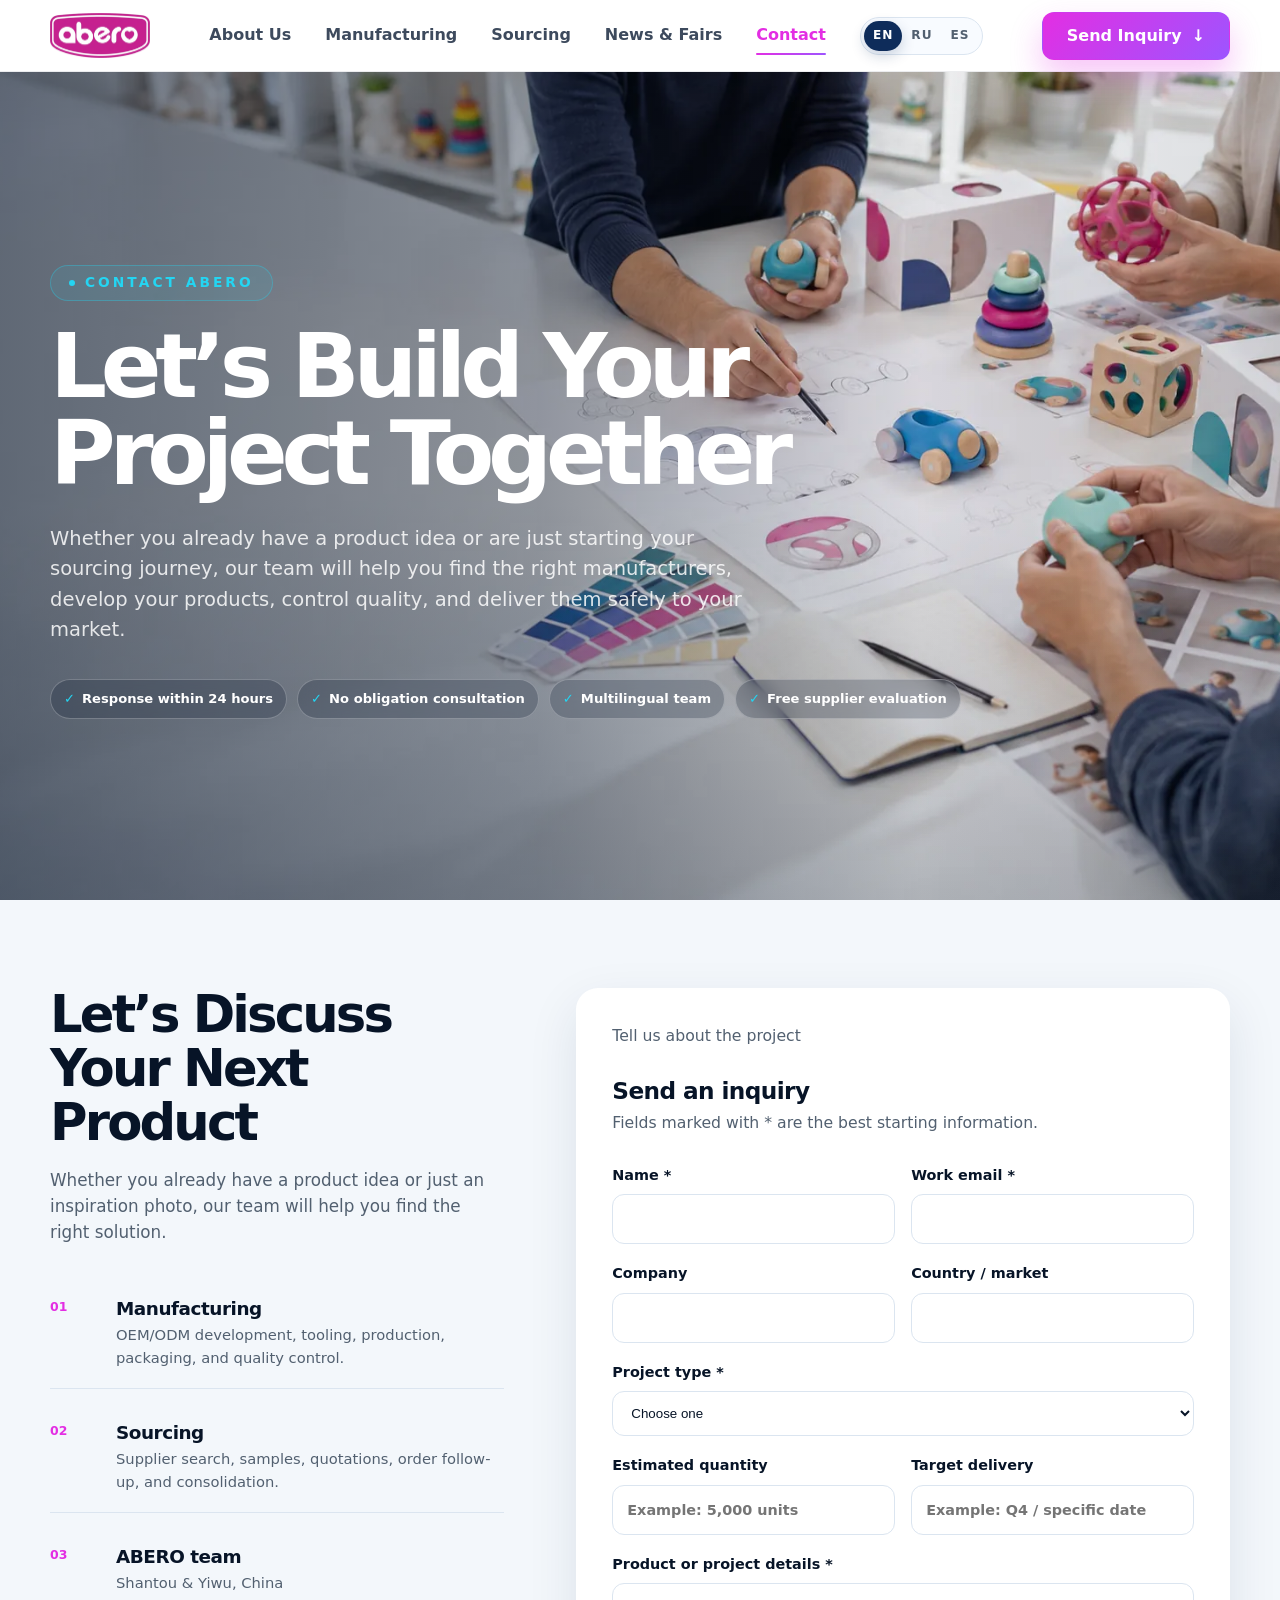
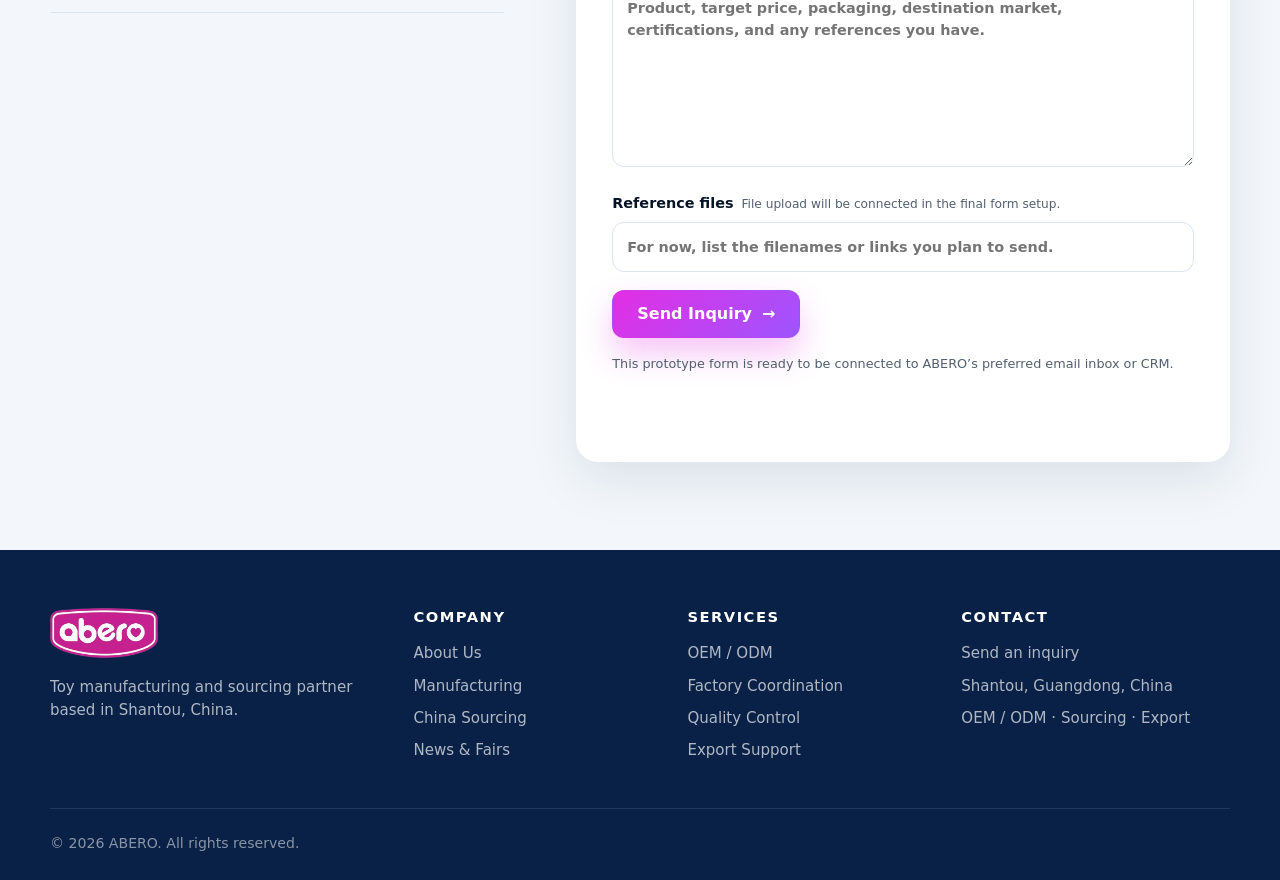
<file: contact.html>
<!doctype html>
<html lang="en">
  <head>
    <meta charset="UTF-8" />
    <meta name="viewport" content="width=device-width, initial-scale=1.0" />
    <title>Contact ABERO — Manufacturing &amp; Sourcing Inquiry</title>
    <meta
      name="description"
      content="Contact ABERO in Shantou and Yiwu about toy manufacturing, OEM/ODM development, sourcing, quality control, and export preparation."
    />
    <link rel="stylesheet" href="styles/base.css" />
    <link rel="stylesheet" href="styles/components.css" />
    <link rel="stylesheet" href="styles/pages/contact.css" />
    <script src="js/translations.js" defer></script>
    <script src="js/translations-es.js" defer></script>
    <script src="js/main.js" defer></script>
  </head>
  <body class="interior-page">
    <header class="site-header">
      <div class="container header-inner">
        <a href="index.html" class="logo-link" aria-label="ABERO homepage"
          ><img src="assets/icons/abero-logo.png" alt="ABERO logo" class="site-logo" /></a
        ><button
          class="mobile-menu-toggle"
          type="button"
          aria-label="Open menu"
          aria-expanded="false"
        >
          <span></span><span></span><span></span>
        </button>
        <nav class="main-nav" aria-label="Primary navigation">
          <a href="index.html">About Us</a><a href="manufacturing.html">Manufacturing</a
          ><a href="sourcing.html">Sourcing</a><a href="news.html">News &amp; Fairs</a
          ><a href="contact.html" class="active" aria-current="page">Contact</a>
        </nav>
        <div class="header-actions">
          <a href="#inquiry" class="btn btn-primary">Send Inquiry <span>↓</span></a>
        </div>
      </div>
    </header>

    <main>
      <section class="page-hero page-hero-contact">
        <img
          class="page-hero-media"
          src="assets/images/contact.webp"
          alt="ABERO office entrance in Shantou"
        />
        <div class="page-hero-shade"></div>
        <div class="container page-hero-inner">
          <div class="section-pill section-pill-dark"><span></span>Contact ABERO</div>
          <h1>Let’s Build Your Project Together</h1>
          <p>
            Whether you already have a product idea or are just starting your sourcing journey, our
            team will help you find the right manufacturers, develop your products, control quality,
            and deliver them safely to your market.
          </p>
          <ul class="hero-proof-list">
            <li>Response within 24 hours</li>
            <li>No obligation consultation</li>
            <li>Multilingual team</li>
            <li>Free supplier evaluation</li>
          </ul>
        </div>
      </section>

      <section class="content-section contact-page-section" id="inquiry">
        <div class="container contact-page-grid">
          <div class="contact-page-copy">
            <h2>Let’s Discuss Your Next Product</h2>
            <p>
              Whether you already have a product idea or just an inspiration photo, our team will
              help you find the right solution.
            </p>
            <div class="contact-detail-list">
              <article>
                <span>01</span>
                <div>
                  <h3>Manufacturing</h3>
                  <p>OEM/ODM development, tooling, production, packaging, and quality control.</p>
                </div>
              </article>
              <article>
                <span>02</span>
                <div>
                  <h3>Sourcing</h3>
                  <p>Supplier search, samples, quotations, order follow-up, and consolidation.</p>
                </div>
              </article>
              <article>
                <span>03</span>
                <div>
                  <h3>ABERO team</h3>
                  <p>Shantou &amp; Yiwu, China</p>
                </div>
              </article>
            </div>
          </div>

          <form class="contact-form contact-form-large" action="#" method="POST" data-demo-form>
            <div class="form-heading">
              <p class="card-label">Tell us about the project</p>
              <h3>Send an inquiry</h3>
              <p>Fields marked with * are the best starting information.</p>
            </div>
            <div class="form-row">
              <label>Name *<input type="text" name="name" autocomplete="name" required /></label
              ><label
                >Work email *<input type="email" name="email" autocomplete="email" required
              /></label>
            </div>
            <div class="form-row">
              <label>Company<input type="text" name="company" autocomplete="organization" /></label
              ><label
                >Country / market<input type="text" name="market" autocomplete="country-name"
              /></label>
            </div>
            <label
              >Project type *<select name="project-type" required>
                <option value="">Choose one</option>
                <option>OEM / ODM manufacturing</option>
                <option>Existing product sourcing</option>
                <option>Private label / packaging</option>
                <option>Quality control / order follow-up</option>
                <option>General inquiry</option>
              </select></label
            >
            <div class="form-row">
              <label
                >Estimated quantity<input
                  type="text"
                  name="quantity"
                  placeholder="Example: 5,000 units" /></label
              ><label
                >Target delivery<input
                  type="text"
                  name="timing"
                  placeholder="Example: Q4 / specific date"
              /></label>
            </div>
            <label
              >Product or project details *<textarea
                name="message"
                rows="7"
                required
                placeholder="Product, target price, packaging, destination market, certifications, and any references you have."
              ></textarea>
            </label>
            <label class="file-placeholder"
              >Reference files <span>File upload will be connected in the final form setup.</span
              ><input
                type="text"
                name="file-note"
                placeholder="For now, list the filenames or links you plan to send."
            /></label>
            <button type="submit" class="btn btn-primary">Send Inquiry <span>→</span></button>
            <p class="form-note">
              This prototype form is ready to be connected to ABERO’s preferred email inbox or CRM.
            </p>
            <p class="form-status" aria-live="polite"></p>
          </form>
        </div>
      </section>
    </main>

    <footer class="site-footer">
      <div class="container footer-grid">
        <div>
          <img src="assets/icons/abero-logo.png" alt="ABERO logo" class="footer-logo" />
          <p>Toy manufacturing and sourcing partner based in Shantou, China.</p>
        </div>
        <div>
          <h3>Company</h3>
          <a href="index.html">About Us</a><a href="manufacturing.html">Manufacturing</a
          ><a href="sourcing.html">China Sourcing</a><a href="news.html">News &amp; Fairs</a>
        </div>
        <div>
          <h3>Services</h3>
          <a href="manufacturing.html">OEM / ODM</a><a href="sourcing.html">Factory Coordination</a
          ><a href="manufacturing.html#production">Quality Control</a
          ><a href="#inquiry">Export Support</a>
        </div>
        <div>
          <h3>Contact</h3>
          <a href="#inquiry">Send an inquiry</a>
          <p>Shantou, Guangdong, China</p>
          <p>OEM / ODM · Sourcing · Export</p>
        </div>
      </div>
      <div class="container footer-bottom"><p>© 2026 ABERO. All rights reserved.</p></div>
    </footer>
  </body>
</html>
</file>
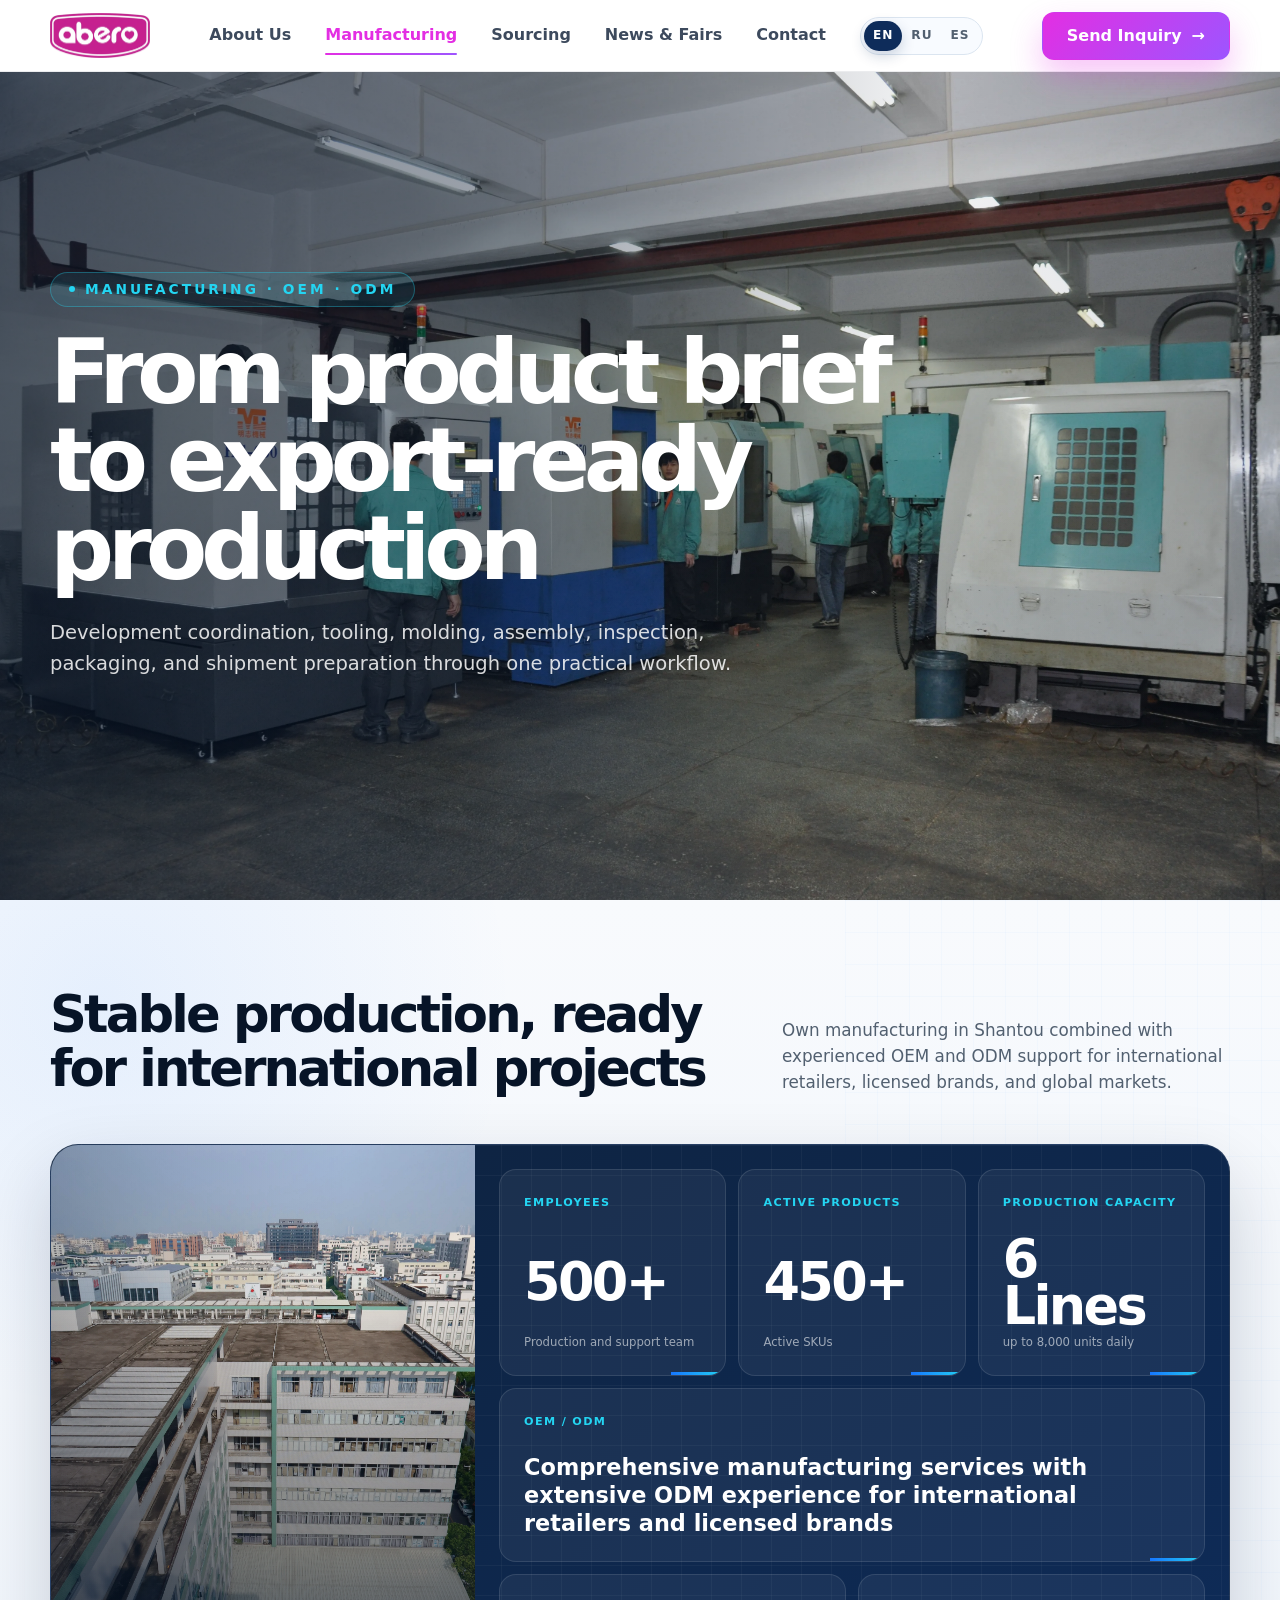
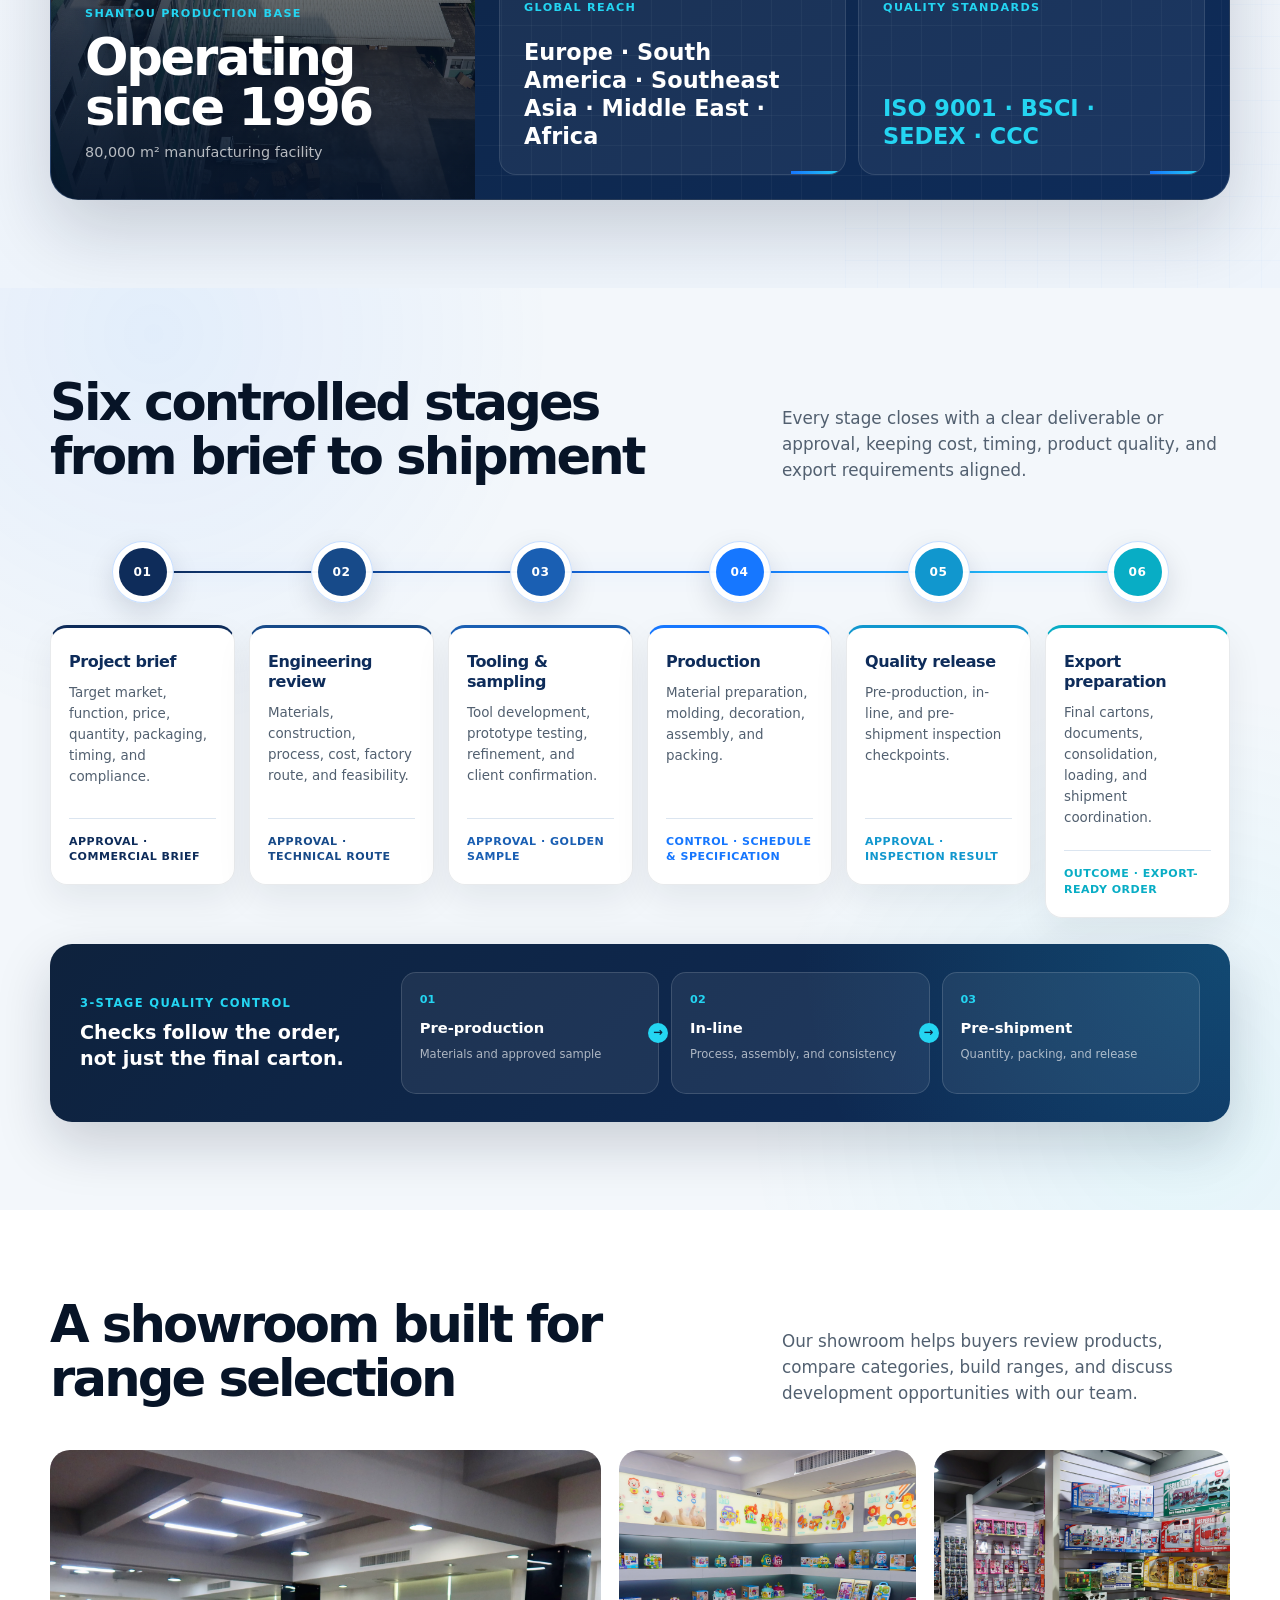
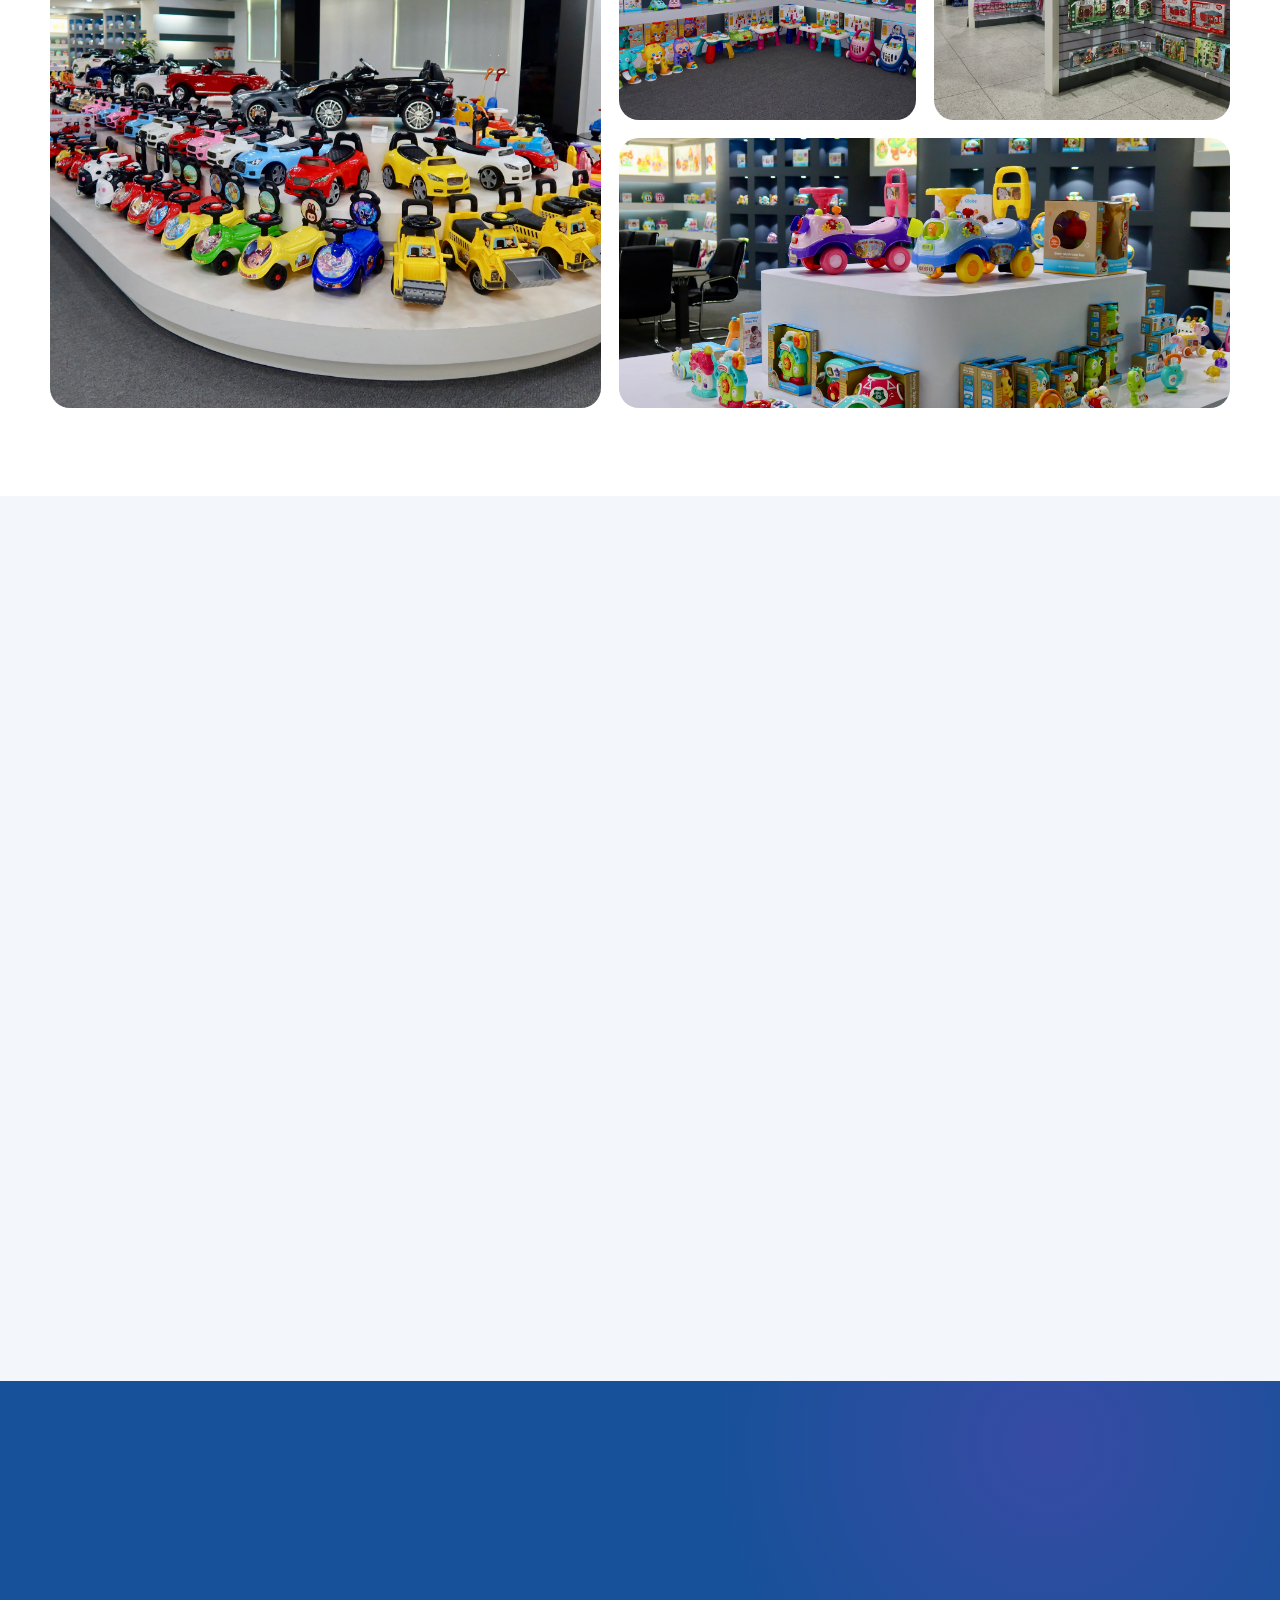
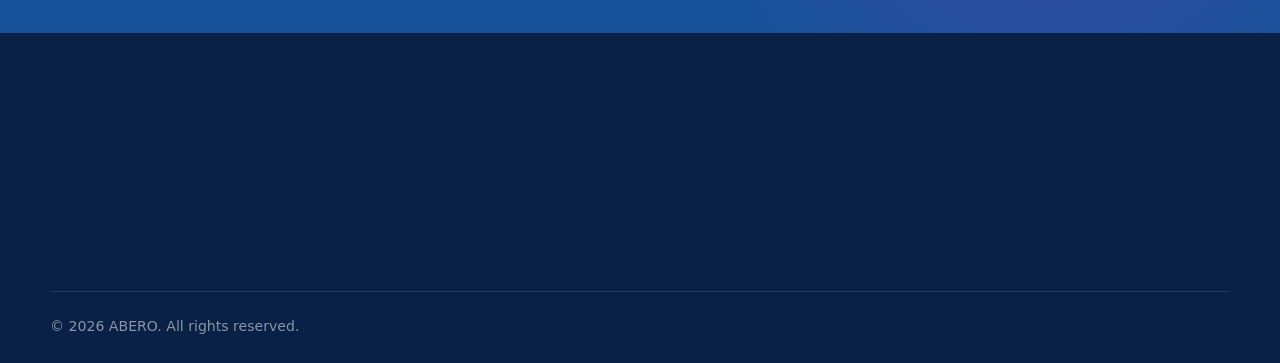
<file: manufacturing.html>
<!doctype html>
<html lang="en">
  <head>
    <meta charset="UTF-8" />
    <meta name="viewport" content="width=device-width, initial-scale=1.0" />
    <title>Manufacturing — ABERO OEM &amp; ODM Toy Production</title>
    <meta
      name="description"
      content="Explore ABERO's toy factory profile, showroom, production capacity, quality standards, and OEM/ODM manufacturing services."
    />
    <link rel="stylesheet" href="styles/base.css" />
    <link rel="stylesheet" href="styles/components.css" />
    <link rel="stylesheet" href="styles/pages/manufacturing.css" />
    <script src="js/translations.js" defer></script>
    <script src="js/translations-es.js" defer></script>
    <script src="js/main.js" defer></script>
  </head>
  <body class="interior-page">
    <header class="site-header">
      <div class="container header-inner">
        <a href="index.html" class="logo-link" aria-label="ABERO homepage"
          ><img src="assets/icons/abero-logo.png" alt="ABERO logo" class="site-logo" /></a
        ><button
          class="mobile-menu-toggle"
          type="button"
          aria-label="Open menu"
          aria-expanded="false"
        >
          <span></span><span></span><span></span>
        </button>
        <nav class="main-nav" aria-label="Primary navigation">
          <a href="index.html">About Us</a
          ><a href="manufacturing.html" class="active" aria-current="page">Manufacturing</a
          ><a href="sourcing.html">Sourcing</a><a href="news.html">News &amp; Fairs</a
          ><a href="contact.html">Contact</a>
        </nav>
        <div class="header-actions">
          <a href="contact.html#inquiry" class="btn btn-primary">Send Inquiry <span>→</span></a>
        </div>
      </div>
    </header>

    <main>
      <section class="page-hero">
        <img
          class="page-hero-media"
          src="assets/images/production/prod-5.webp"
          alt="ABERO toy factory production floor"
        />
        <div class="page-hero-shade"></div>
        <div class="container page-hero-inner">
          <div class="section-pill section-pill-dark"><span></span>Manufacturing · OEM · ODM</div>
          <h1>From product brief to export-ready production</h1>
          <p>
            Development coordination, tooling, molding, assembly, inspection, packaging, and
            shipment preparation through one practical workflow.
          </p>
        </div>
      </section>

      <section class="content-section factory-profile-section" id="profile">
        <div class="container">
          <div class="section-heading">
            <div>
              <h2>Stable production, ready for international projects</h2>
            </div>
            <p>
              Own manufacturing in Shantou combined with experienced OEM and ODM support for
              international retailers, licensed brands, and global markets.
            </p>
          </div>
          <div class="factory-profile-board">
            <figure class="factory-profile-visual">
              <img src="assets/images/office/facroty-werehouse.webp" alt="ABERO Shantou production base" />
              <figcaption>
                <span>Shantou production base</span>
                <strong>Operating since 1996</strong>
                <small>80,000 m² manufacturing facility</small>
              </figcaption>
            </figure>

            <div class="factory-profile-grid">
              <article class="profile-stat">
                <span>Employees</span><strong>500+</strong><small>Production and support team</small>
              </article>
              <article class="profile-stat">
                <span>Active products</span><strong>450+</strong><small>Active SKUs</small>
              </article>
              <article class="profile-stat">
                <span>Production capacity</span><strong>6 Lines</strong><small> up to 8,000 units daily</small>
              </article>
              <article class="profile-detail profile-full">
                <span>OEM / ODM</span>
                <strong>Comprehensive manufacturing services with extensive ODM experience for international retailers and licensed brands</strong>
              </article>
              <article class="profile-detail profile-wide">
                <span>Global reach</span>
                <strong>Europe · South America · Southeast Asia · Middle East · Africa</strong>
              </article>
              <article class="profile-detail profile-wide profile-standards">
                <span>Quality standards</span><strong>ISO 9001 · BSCI · SEDEX · CCC</strong>
              </article>
            </div>
          </div>
        </div>
      </section>

      <section class="content-section manufacturing-workflow-section" id="workflow">
        <div class="container">
          <div class="section-heading manufacturing-workflow-heading">
            <div>
              <h2>Six controlled stages from brief to shipment</h2>
            </div>
            <p>
              Every stage closes with a clear deliverable or approval, keeping cost, timing,
              product quality, and export requirements aligned.
            </p>
          </div>

          <ol class="manufacturing-workflow" aria-label="ABERO manufacturing workflow">
            <li class="workflow-stage">
              <div class="workflow-marker" aria-hidden="true"><span>01</span></div>
              <article>
                <h3>Project brief</h3>
                <p>Target market, function, price, quantity, packaging, timing, and compliance.</p>
                <small>Approval · Commercial brief</small>
              </article>
            </li>
            <li class="workflow-stage">
              <div class="workflow-marker" aria-hidden="true"><span>02</span></div>
              <article>
                <h3>Engineering review</h3>
                <p>Materials, construction, process, cost, factory route, and feasibility.</p>
                <small>Approval · Technical route</small>
              </article>
            </li>
            <li class="workflow-stage">
              <div class="workflow-marker" aria-hidden="true"><span>03</span></div>
              <article>
                <h3>Tooling &amp; sampling</h3>
                <p>Tool development, prototype testing, refinement, and client confirmation.</p>
                <small>Approval · Golden sample</small>
              </article>
            </li>
            <li class="workflow-stage">
              <div class="workflow-marker" aria-hidden="true"><span>04</span></div>
              <article>
                <h3>Production</h3>
                <p>Material preparation, molding, decoration, assembly, and packing.</p>
                <small>Control · Schedule &amp; specification</small>
              </article>
            </li>
            <li class="workflow-stage">
              <div class="workflow-marker" aria-hidden="true"><span>05</span></div>
              <article>
                <h3>Quality release</h3>
                <p>Pre-production, in-line, and pre-shipment inspection checkpoints.</p>
                <small>Approval · Inspection result</small>
              </article>
            </li>
            <li class="workflow-stage">
              <div class="workflow-marker" aria-hidden="true"><span>06</span></div>
              <article>
                <h3>Export preparation</h3>
                <p>Final cartons, documents, consolidation, loading, and shipment coordination.</p>
                <small>Outcome · Export-ready order</small>
              </article>
            </li>
          </ol>

          <div class="manufacturing-quality-gates">
            <div class="quality-gate-lead">
              <span>3-stage quality control</span>
              <strong>Checks follow the order, not just the final carton.</strong>
            </div>
            <ol>
              <li><span>01</span><strong>Pre-production</strong><small>Materials and approved sample</small></li>
              <li><span>02</span><strong>In-line</strong><small>Process, assembly, and consistency</small></li>
              <li><span>03</span><strong>Pre-shipment</strong><small>Quantity, packing, and release</small></li>
            </ol>
          </div>
        </div>
      </section>

      <section class="content-section" id="showroom">
        <div class="container">
          <div class="section-heading">
            <div>
              <h2>A showroom built for range selection</h2>
            </div>
            <p>
              Our showroom helps buyers review products, compare categories, build ranges, and
              discuss development opportunities with our team.
            </p>
          </div>
          <div class="photo-story-grid">
            <figure class="photo-story-main">
              <img src="assets/images/showroom/showroom-2.webp" alt="ABERO main toy showroom" />
            </figure>
            <figure>
              <img
                src="assets/images/showroom/showroom-5.webp"
                alt="ABERO toy assortment display"
              />
            </figure>
            <figure>
              <img src="assets/images/showroom/showroom-7.webp" alt="ABERO showroom shelves" />
            </figure>
            <figure>
              <img src="assets/images/showroom/showroom-3.webp" alt="ABERO showroom meeting area" />
            </figure>
          </div>
        </div>
      </section>

      <section class="content-section light-section" id="production">
        <div class="container">
          <div class="section-heading">
            <div>
              <h2>Production and quality control in operation</h2>
            </div>
            <p>
              From manufacturing processes to final packing, our team follows the approved product
              specifications and quality requirements at every stage.
            </p>
          </div>
          <div class="photo-story-grid photo-story-reverse">
            <figure class="photo-story-main">
              <img src="assets/images/production/prod-5.webp" alt="ABERO toy production workshop" />
            </figure>
            <figure>
              <img src="assets/images/production/prod-9.webp" alt="ABERO production equipment" />
            </figure>
            <figure>
              <img src="assets/images/production/prod-1.webp" alt="ABERO quality inspection" />
            </figure>
            <figure>
              <img
                src="assets/images/production/prod-7.webp"
                alt="ABERO packaging and finished goods"
              />
            </figure>
          </div>
        </div>
      </section>

      <section class="page-cta">
        <div class="container page-cta-inner">
          <div>
            <h2>Send the specification, target quantity, and market</h2>
          </div>
          <a href="contact.html#inquiry" class="btn btn-primary"
            >Request a manufacturing review <span>→</span></a
          >
        </div>
      </section>
    </main>

    <footer class="site-footer">
      <div class="container footer-grid">
        <div>
          <img src="assets/icons/abero-logo.png" alt="ABERO logo" class="footer-logo" />
          <p>Toy manufacturing and sourcing partner based in Shantou, China.</p>
        </div>
        <div>
          <h3>Company</h3>
          <a href="index.html">About Us</a><a href="manufacturing.html">Manufacturing</a
          ><a href="sourcing.html">China Sourcing</a><a href="news.html">News &amp; Fairs</a>
        </div>
        <div>
          <h3>Services</h3>
          <a href="manufacturing.html">OEM / ODM</a><a href="sourcing.html">Factory Coordination</a
          ><a href="#production">Quality Control</a
          ><a href="contact.html#inquiry">Export Support</a>
        </div>
        <div>
          <h3>Contact</h3>
          <a href="contact.html#inquiry">Send an inquiry</a>
          <p>Shantou, Guangdong, China</p>
          <p>OEM / ODM · Sourcing · Export</p>
        </div>
      </div>
      <div class="container footer-bottom"><p>© 2026 ABERO. All rights reserved.</p></div>
    </footer>
  </body>
</html>
</file>
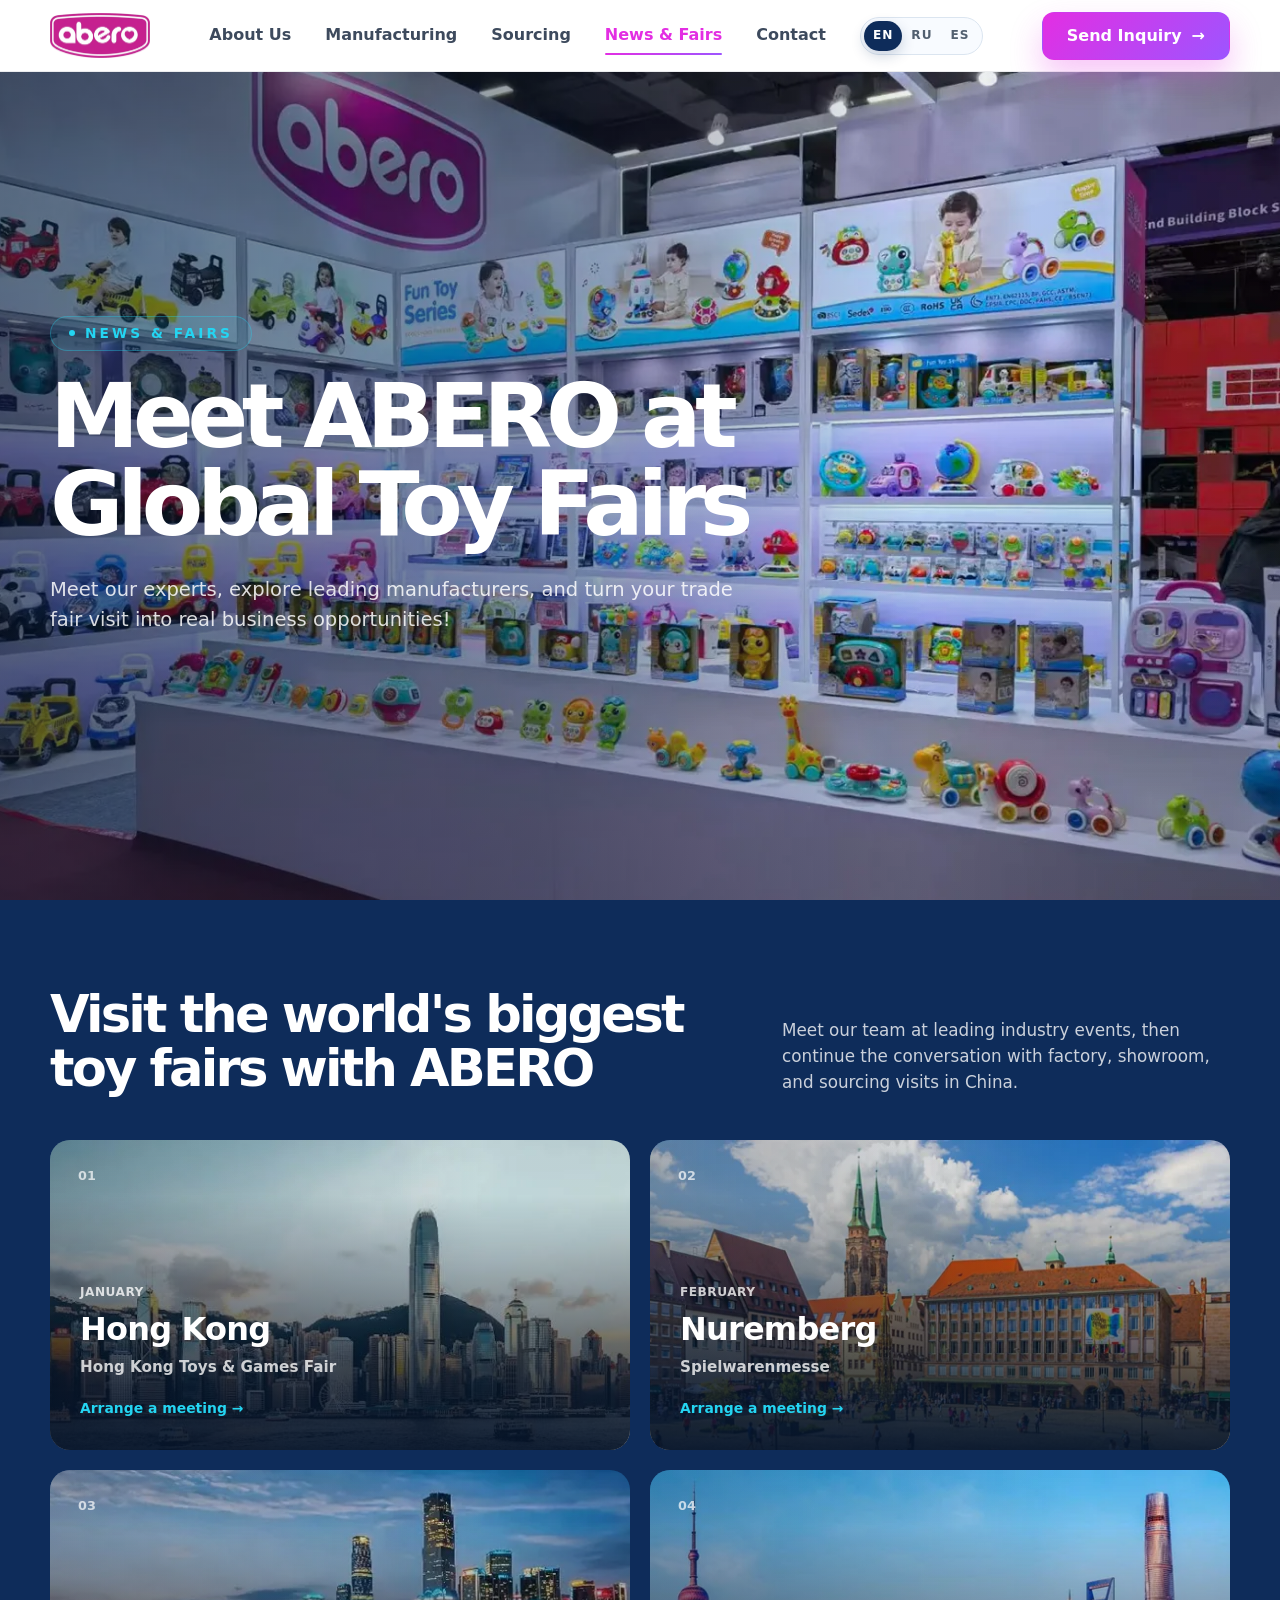
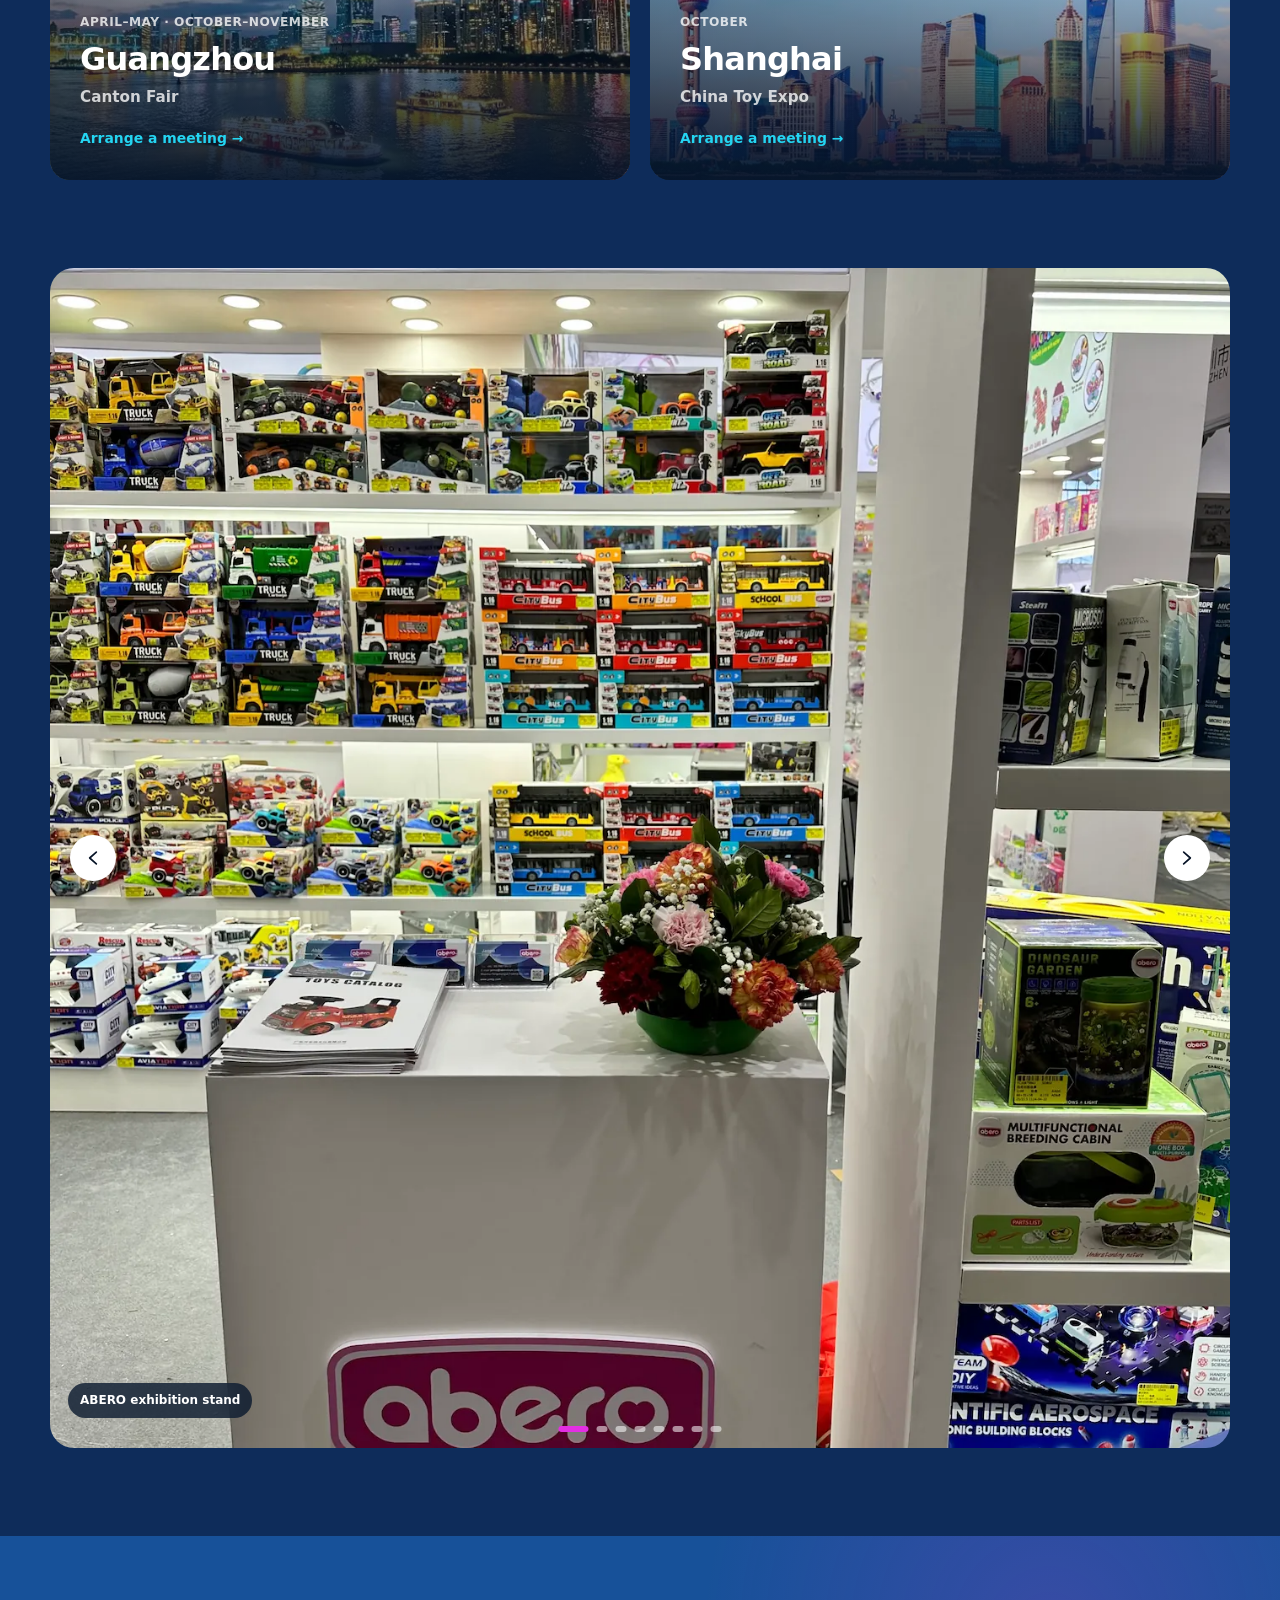
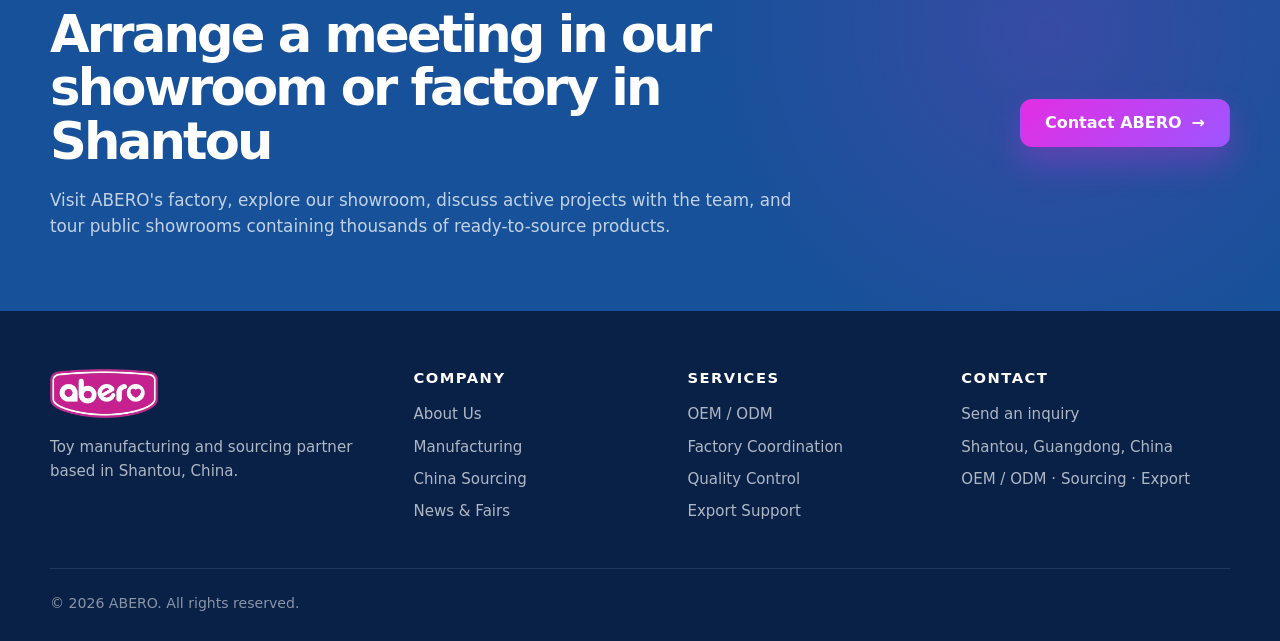
<file: news.html>
<!doctype html>
<html lang="en">
  <head>
    <meta charset="UTF-8" />
    <meta name="viewport" content="width=device-width, initial-scale=1.0" />
    <title>News &amp; Fairs — ABERO Toys</title>
    <meta
      name="description"
      content="Meet ABERO at major international toy fairs and arrange factory, showroom, and sourcing meetings with our team in China."
    />
    <link rel="stylesheet" href="styles/base.css" />
    <link rel="stylesheet" href="styles/components.css" />
    <link rel="stylesheet" href="styles/pages/news.css" />
    <script src="js/translations.js" defer></script>
    <script src="js/translations-es.js" defer></script>
    <script src="js/main.js" defer></script>
  </head>
  <body class="interior-page">
    <header class="site-header">
      <div class="container header-inner">
        <a href="index.html" class="logo-link" aria-label="ABERO homepage"
          ><img src="assets/icons/abero-logo.png" alt="ABERO logo" class="site-logo" /></a
        ><button
          class="mobile-menu-toggle"
          type="button"
          aria-label="Open menu"
          aria-expanded="false"
        >
          <span></span><span></span><span></span>
        </button>
        <nav class="main-nav" aria-label="Primary navigation">
          <a href="index.html">About Us</a><a href="manufacturing.html">Manufacturing</a
          ><a href="sourcing.html">Sourcing</a
          ><a href="news.html" class="active" aria-current="page">News &amp; Fairs</a
          ><a href="contact.html">Contact</a>
        </nav>
        <div class="header-actions">
          <a href="contact.html#inquiry" class="btn btn-primary">Send Inquiry <span>→</span></a>
        </div>
      </div>
    </header>

    <main>
      <section class="page-hero page-hero-compact">
        <img
          class="page-hero-media"
          src="assets/images/exhibitions/IMG_4829.webp"
          alt="ABERO booth at an international toy fair"
        />
        <div class="page-hero-shade"></div>
        <div class="container page-hero-inner">
          <div class="section-pill section-pill-dark"><span></span>News &amp; Fairs</div>
          <h1>Meet ABERO at Global Toy Fairs</h1>
          <p>
            Meet our experts, explore leading manufacturers, and turn your trade fair visit into
            real business opportunities!
          </p>
        </div>
      </section>

      <section class="content-section dark-section">
        <div class="container">
          <div class="section-heading">
            <div>
              <h2>Visit the world's biggest toy fairs with ABERO</h2>
            </div>
            <p>
              Meet our team at leading industry events, then continue the conversation with factory,
              showroom, and sourcing visits in China.
            </p>
          </div>
          <div class="fair-city-grid">
            <article class="fair-city-card">
              <img src="assets/images/cities/hk.webp" alt="Hong Kong skyline" />

              <div class="fair-city-content">
                <span class="fair-city-number">01</span>
                <p class="fair-city-month">January</p>
                <h3>Hong Kong</h3>
                <p class="fair-city-name">Hong Kong Toys &amp; Games Fair</p>
                <a href="contact.html#inquiry">Arrange a meeting →</a>
              </div>
            </article>

            <article class="fair-city-card">
              <img src="assets/images/cities/nuremberg.webp" alt="Nuremberg city center" />

              <div class="fair-city-content">
                <span class="fair-city-number">02</span>
                <p class="fair-city-month">February</p>
                <h3>Nuremberg</h3>
                <p class="fair-city-name">Spielwarenmesse</p>
                <a href="contact.html#inquiry">Arrange a meeting →</a>
              </div>
            </article>

            <article class="fair-city-card">
              <img src="assets/images/cities/gz.webp" alt="Guangzhou skyline" />

              <div class="fair-city-content">
                <span class="fair-city-number">03</span>
                <p class="fair-city-month">April–May · October–November</p>
                <h3>Guangzhou</h3>
                <p class="fair-city-name">Canton Fair</p>
                <a href="contact.html#inquiry">Arrange a meeting →</a>
              </div>
            </article>

            <article class="fair-city-card">
              <img src="assets/images/cities/sh.webp" alt="Shanghai skyline" />

              <div class="fair-city-content">
                <span class="fair-city-number">04</span>
                <p class="fair-city-month">October</p>
                <h3>Shanghai</h3>
                <p class="fair-city-name">China Toy Expo</p>
                <a href="contact.html#inquiry">Arrange a meeting →</a>
              </div>
            </article>
          </div>
        </div>
      </section>

      <section class="content-section dark-section fair-gallery-section">
        <div class="container">
          <div
            class="fair-carousel carousel"
            data-autoplay="5000"
            aria-label="ABERO exhibition gallery"
          >
            <article class="gallery-slide active">
              <img src="assets/images/exhibitions/stand.webp" alt="ABERO exhibition stand" />
              <p>ABERO exhibition stand</p>
            </article>
            <article class="gallery-slide">
              <img
                src="assets/images/exhibitions/corner.webp"
                alt="ABERO exhibition product display"
              />
              <p>Product display</p>
            </article>
            <article class="gallery-slide">
              <img
                src="assets/images/exhibitions/front.webp"
                alt="Front view of ABERO exhibition booth"
              />
              <p>Booth front</p>
            </article>
            <article class="gallery-slide">
              <img
                src="assets/images/exhibitions/outside.webp"
                alt="ABERO team at an international exhibition"
              />
              <p>International exhibition</p>
            </article>
            <article class="gallery-slide">
              <img src="assets/images/exhibitions/team.webp" alt="ABERO exhibition team" />
              <p>ABERO team</p>
            </article>
            <article class="gallery-slide">
              <img src="assets/images/exhibitions/fair_01.webp" alt="ABERO exhibition booth" />
              <p>Exhibition booth</p>
            </article>
            <article class="gallery-slide">
              <img src="assets/images/exhibitions/fair_02.webp" alt="ABERO exhibition booth" />
              <p>Exhibition booth</p>
            </article>
            <article class="gallery-slide">
              <img src="assets/images/exhibitions/main-stand.webp" alt="ABERO exhibition stand" />
              <p>Exhibition stand</p>
            </article>
            <button class="carousel-btn carousel-prev" type="button" aria-label="Previous image">
              <svg viewBox="0 0 24 24" aria-hidden="true" focusable="false">
                <path d="M16 5 8 12 16 19" />
              </svg>
            </button>
            <button class="carousel-btn carousel-next" type="button" aria-label="Next image">
              <svg viewBox="0 0 24 24" aria-hidden="true" focusable="false">
                <path d="m8 5 8 7-8 7" />
              </svg>
            </button>
            <div class="carousel-dots"></div>
          </div>
        </div>
      </section>

      <section class="page-cta page-cta-expanded">
        <div class="container page-cta-inner">
          <div>
            <h2>Arrange a meeting in our showroom or factory in Shantou</h2>
            <p class="page-cta-copy">
              Visit ABERO's factory, explore our showroom, discuss active projects with the team,
              and tour public showrooms containing thousands of ready-to-source products.
            </p>
          </div>
          <a href="contact.html#inquiry" class="btn btn-primary">Contact ABERO <span>→</span></a>
        </div>
      </section>
    </main>

    <footer class="site-footer">
      <div class="container footer-grid">
        <div>
          <img src="assets/icons/abero-logo.png" alt="ABERO logo" class="footer-logo" />
          <p>Toy manufacturing and sourcing partner based in Shantou, China.</p>
        </div>
        <div>
          <h3>Company</h3>
          <a href="index.html">About Us</a><a href="manufacturing.html">Manufacturing</a
          ><a href="sourcing.html">China Sourcing</a><a href="news.html">News &amp; Fairs</a>
        </div>
        <div>
          <h3>Services</h3>
          <a href="manufacturing.html">OEM / ODM</a><a href="sourcing.html">Factory Coordination</a
          ><a href="manufacturing.html#production">Quality Control</a
          ><a href="contact.html#inquiry">Export Support</a>
        </div>
        <div>
          <h3>Contact</h3>
          <a href="contact.html#inquiry">Send an inquiry</a>
          <p>Shantou, Guangdong, China</p>
          <p>OEM / ODM · Sourcing · Export</p>
        </div>
      </div>
      <div class="container footer-bottom"><p>© 2026 ABERO. All rights reserved.</p></div>
    </footer>
  </body>
</html>
</file>
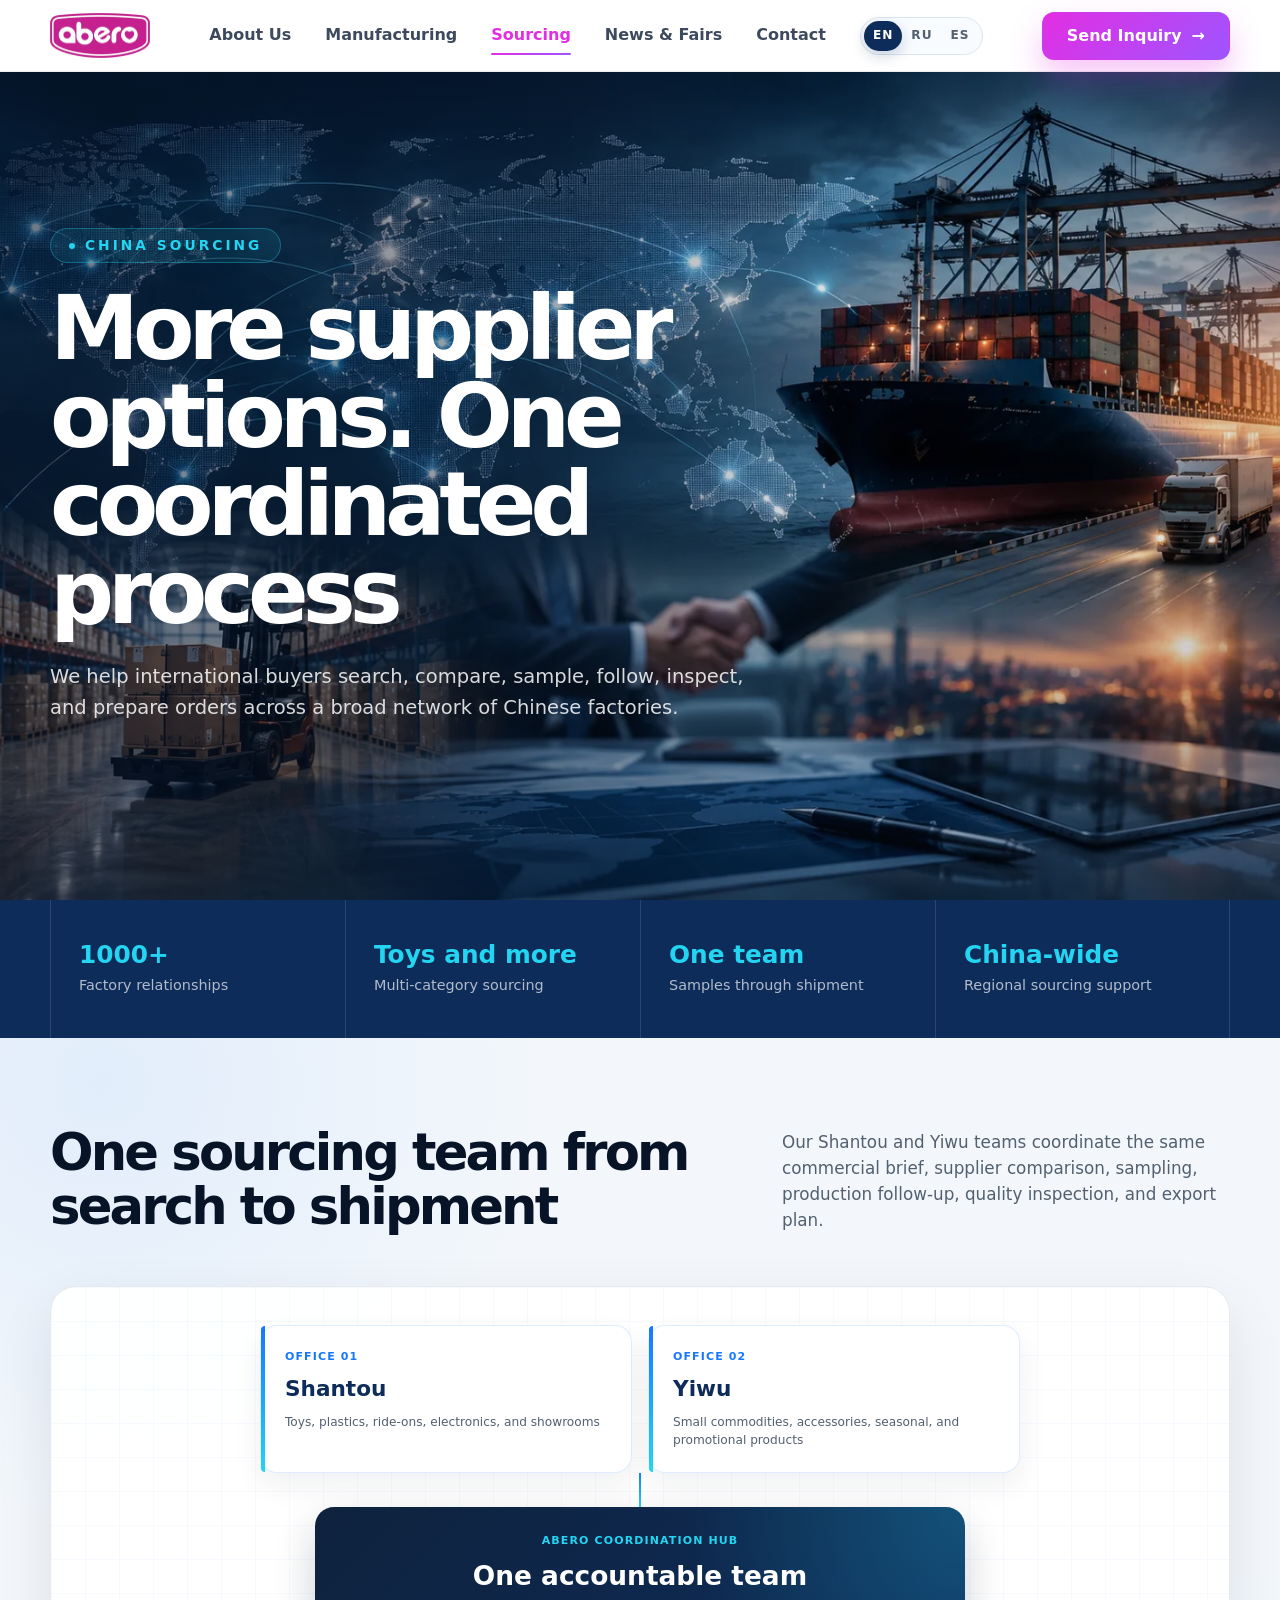
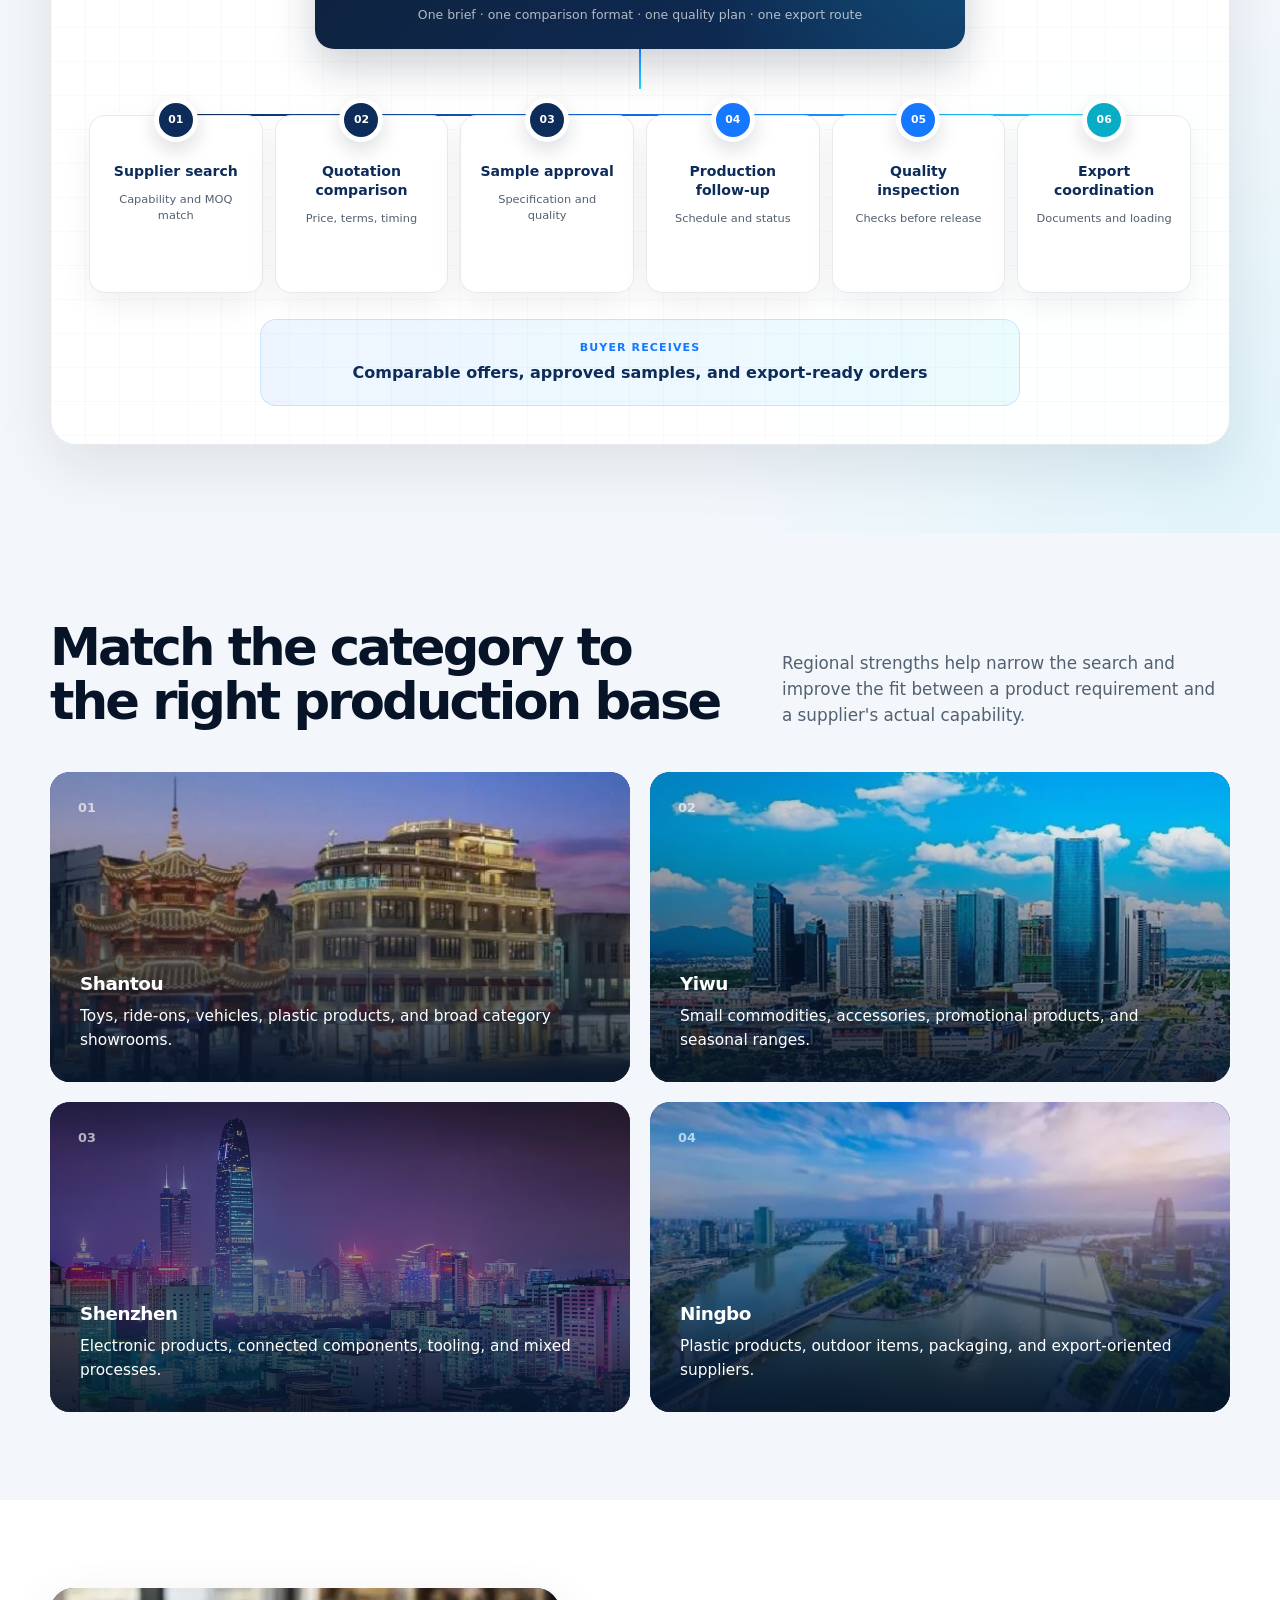
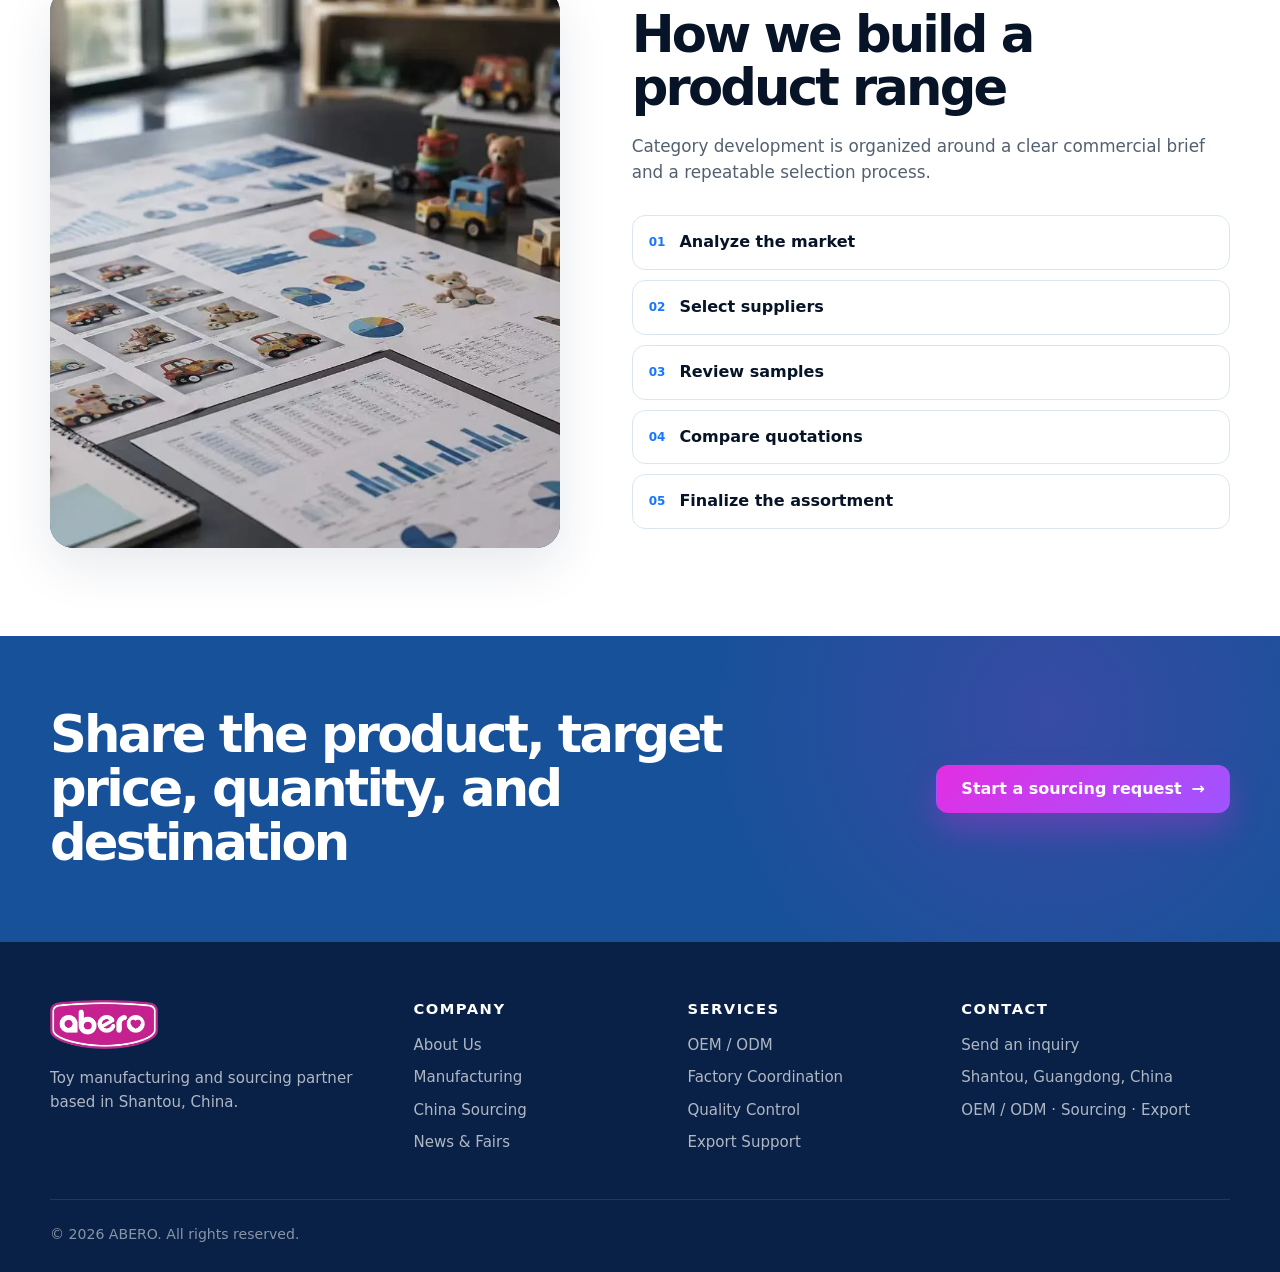
<file: sourcing.html>
<!DOCTYPE html>
<html lang="en">
<head>
  <meta charset="UTF-8" /><meta name="viewport" content="width=device-width, initial-scale=1.0" />
  <title>China Sourcing — ABERO Toy Supplier Network</title>
  <meta name="description" content="ABERO supports supplier selection, quotations, sampling, production follow-up, quality inspection, and export coordination across China." />
  <link rel="stylesheet" href="styles/base.css" />
  <link rel="stylesheet" href="styles/components.css" />
  <link rel="stylesheet" href="styles/pages/sourcing.css" />
  <script src="js/translations.js" defer></script>
  <script src="js/translations-es.js" defer></script>
  <script src="js/main.js" defer></script>
</head>
<body class="interior-page">
  <header class="site-header"><div class="container header-inner"><a href="index.html" class="logo-link" aria-label="ABERO homepage"><img src="assets/icons/abero-logo.png" alt="ABERO logo" class="site-logo" /></a><button class="mobile-menu-toggle" type="button" aria-label="Open menu" aria-expanded="false"><span></span><span></span><span></span></button><nav class="main-nav" aria-label="Primary navigation"><a href="index.html">About Us</a><a href="manufacturing.html">Manufacturing</a><a href="sourcing.html" class="active" aria-current="page">Sourcing</a><a href="news.html">News &amp; Fairs</a><a href="contact.html">Contact</a></nav><div class="header-actions"><a href="contact.html#inquiry" class="btn btn-primary">Send Inquiry <span>→</span></a></div></div></header>

  <main>
    <section class="page-hero">
      <!-- Replace with the client's final sourcing cover when supplied. -->
      <img class="page-hero-media" src="assets/sourcing/sourcing.webp" alt="ABERO sourcing showroom" /><div class="page-hero-shade"></div><div class="container page-hero-inner"><div class="section-pill section-pill-dark"><span></span>China Sourcing</div><h1>More supplier options. One coordinated process</h1><p>We help international buyers search, compare, sample, follow, inspect, and prepare orders across a broad network of Chinese factories.</p></div>
    </section>

    <section class="metric-band"><div class="container metric-grid"><article><strong>1000+</strong><span>Factory relationships</span></article><article><strong>Toys and more</strong><span>Multi-category sourcing</span></article><article><strong>One team</strong><span>Samples through shipment</span></article><article><strong>China-wide</strong><span>Regional sourcing support</span></article></div></section>

    <section class="content-section sourcing-network-section" id="workflow">
      <div class="container">
        <div class="section-heading sourcing-network-heading">
          <div><h2>One sourcing team from search to shipment</h2></div>
          <p>Our Shantou and Yiwu teams coordinate the same commercial brief, supplier comparison, sampling, production follow-up, quality inspection, and export plan.</p>
        </div>

        <div class="sourcing-network" aria-label="ABERO China sourcing network and workflow">
          <div class="network-offices">
            <article>
              <span>Office 01</span>
              <strong>Shantou</strong>
              <small>Toys, plastics, ride-ons, electronics, and showrooms</small>
            </article>
            <article>
              <span>Office 02</span>
              <strong>Yiwu</strong>
              <small>Small commodities, accessories, seasonal, and promotional products</small>
            </article>
          </div>

          <div class="network-hub">
            <span>ABERO coordination hub</span>
            <strong>One accountable team</strong>
            <p>One brief · one comparison format · one quality plan · one export route</p>
          </div>

          <ol class="network-pipeline">
            <li><span>01</span><strong>Supplier search</strong><small>Capability and MOQ match</small></li>
            <li><span>02</span><strong>Quotation comparison</strong><small>Price, terms, timing</small></li>
            <li><span>03</span><strong>Sample approval</strong><small>Specification and quality</small></li>
            <li><span>04</span><strong>Production follow-up</strong><small>Schedule and status</small></li>
            <li><span>05</span><strong>Quality inspection</strong><small>Checks before release</small></li>
            <li><span>06</span><strong>Export coordination</strong><small>Documents and loading</small></li>
          </ol>

          <div class="network-result">
            <span>Buyer receives</span>
            <strong>Comparable offers, approved samples, and export-ready orders</strong>
          </div>
        </div>
      </div>
    </section>

    <section class="content-section light-section"><div class="container">
      <div class="section-heading"><div><h2>Match the category to the right production base</h2></div><p>Regional strengths help narrow the search and improve the fit between a product requirement and a supplier's actual capability.</p></div>
      <div class="region-grid region-grid-visual">
        <article>
          <img src="assets/images/cities/shantou.webp" alt="Shantou city center" />
          <div class="region-card-content"><span>01</span><h3>Shantou</h3><p>Toys, ride-ons, vehicles, plastic products, and broad category showrooms.</p></div>
        </article>
        <article>
          <img src="assets/images/cities/yiwu.webp" alt="Yiwu city and market district" />
          <div class="region-card-content"><span>02</span><h3>Yiwu</h3><p>Small commodities, accessories, promotional products, and seasonal ranges.</p></div>
        </article>
        <article>
          <img src="assets/images/cities/shenzhen.webp" alt="Shenzhen city skyline" />
          <div class="region-card-content"><span>03</span><h3>Shenzhen</h3><p>Electronic products, connected components, tooling, and mixed processes.</p></div>
        </article>
        <article>
          <img src="assets/images/cities/ningbo.webp" alt="Ningbo city and river" />
          <div class="region-card-content"><span>04</span><h3>Ningbo</h3><p>Plastic products, outdoor items, packaging, and export-oriented suppliers.</p></div>
        </article>
      </div>
    </div></section>

    <section class="content-section"><div class="container range-layout">
      <!-- Replace with the client's final sourcing team photo when supplied. -->
      <figure class="image-frame range-cover"><img src="assets/images/sourcing/sourcing.webp" alt="ABERO product range selection team" /></figure>
      <div><h2>How we build a product range</h2><p>Category development is organized around a clear commercial brief and a repeatable selection process.</p><ol class="range-steps"><li><span>01</span>Analyze the market</li><li><span>02</span>Select suppliers</li><li><span>03</span>Review samples</li><li><span>04</span>Compare quotations</li><li><span>05</span>Finalize the assortment</li></ol></div>
    </div></section>

    <section class="page-cta"><div class="container page-cta-inner"><div><h2>Share the product, target price, quantity, and destination</h2></div><a href="contact.html#inquiry" class="btn btn-primary">Start a sourcing request <span>→</span></a></div></section>
  </main>

  <footer class="site-footer"><div class="container footer-grid"><div><img src="assets/icons/abero-logo.png" alt="ABERO logo" class="footer-logo" /><p>Toy manufacturing and sourcing partner based in Shantou, China.</p></div><div><h3>Company</h3><a href="index.html">About Us</a><a href="manufacturing.html">Manufacturing</a><a href="sourcing.html">China Sourcing</a><a href="news.html">News &amp; Fairs</a></div><div><h3>Services</h3><a href="manufacturing.html">OEM / ODM</a><a href="sourcing.html">Factory Coordination</a><a href="manufacturing.html#production">Quality Control</a><a href="contact.html#inquiry">Export Support</a></div><div><h3>Contact</h3><a href="contact.html#inquiry">Send an inquiry</a><p>Shantou, Guangdong, China</p><p>OEM / ODM · Sourcing · Export</p></div></div><div class="container footer-bottom"><p>© 2026 ABERO. All rights reserved.</p></div></footer>
</body>
</html>
</file>
<file: styles/base.css>
/* ABERO base styles: tokens, reset, typography, and global layout */
:root {
  --navy: #0e2c5a;
  --navy-2: #175199;
  --navy-3: #0e223d;
  --white: #ffffff;
  --soft-white: #f8fbff;
  --light-bg: #f3f7fb;
  --card-bg: #ffffff;
  --text: #071427;
  --muted: #526070;
  --muted-light: #c7d0dc;
  --border: #dbe5f0;
  --border-dark: rgba(255, 255, 255, 0.14);

  --blue: #1677ff;
  --cyan: #24d5f2;
  --magenta: #e32ee3;
  --purple: #9d55ff;

  --gradient-main: linear-gradient(135deg, #e32ee3 0%, #9d55ff 100%);
  --gradient-blue: linear-gradient(135deg, #24d5f2 0%, #1677ff 100%);

  --radius-sm: 12px;
  --radius-md: 18px;
  --radius-lg: 28px;

  --shadow-soft: 0 18px 50px rgba(17, 42, 80, 0.1);
  --shadow-card: 0 16px 40px rgba(9, 24, 46, 0.08);
  --shadow-dark: 0 24px 70px rgba(0, 0, 0, 0.28);

  --container: 1180px;
  --header-height: 72px;

  --font-main:
    Inter, ui-sans-serif, system-ui, -apple-system, BlinkMacSystemFont,
    "Segoe UI", Arial, sans-serif;
}

*,
*::before,
*::after {
  box-sizing: border-box;
}

html {
  scroll-behavior: smooth;
}

body {
  margin: 0;
  font-family: var(--font-main);
  color: var(--text);
  background: var(--white);
  line-height: 1.55;
  overflow-x: hidden;
}

img,
video {
  display: block;
  max-width: 100%;
}

a {
  color: inherit;
  text-decoration: none;
}

button,
input,
textarea {
  font: inherit;
}

button {
  cursor: pointer;
}

.container {
  width: min(var(--container), calc(100% - 48px));
  margin: 0 auto;
}

section {
  padding: 88px 0;
}

.dark-section {
  background: var(--navy);
  color: var(--white);
}

.light-section {
  background: var(--light-bg);
}

h1,
h2,
h3,
p {
  margin-top: 0;
}

h1 {
  max-width: 760px;
  margin-bottom: 22px;
  font-size: clamp(3.2rem, 7vw, 6.6rem);
  line-height: 0.98;
  letter-spacing: -0.07em;
}

h2 {
  max-width: 760px;
  margin-bottom: 18px;
  font-size: clamp(2.2rem, 4vw, 4rem);
  line-height: 1.05;
  letter-spacing: -0.055em;
}

h3 {
  font-size: 1.15rem;
  line-height: 1.25;
  letter-spacing: -0.025em;
}

p {
  color: var(--muted);
  font-size: 1.05rem;
}

.dark-section p {
  color: rgba(255, 255, 255, 0.78);
}

.section-intro {
  max-width: 720px;
  margin-bottom: 42px;
  font-size: 1.15rem;
}

.two-column {
  display: grid;
  grid-template-columns: 1fr 1fr;
  gap: 70px;
  align-items: center;
}

@media (max-width: 1100px) {
  :root {
    --container: 960px;
  }

  .two-column {
    grid-template-columns: 1fr;
    gap: 46px;
  }
}

@media (max-width: 820px) {
  .container {
    width: min(100% - 32px, var(--container));
  }

  section {
    padding: 68px 0;
  }

  h1 {
    font-size: clamp(3rem, 13vw, 4.8rem);
  }

  h2 {
    font-size: clamp(2rem, 9vw, 3rem);
  }
}
</file>
<file: styles/components.css>
/* ABERO shared components */

/* Header and navigation */
.site-header {
  position: sticky;
  top: 0;
  z-index: 100;
  height: var(--header-height);
  border-bottom: 1px solid rgba(9, 24, 46, 0.08);
  background: rgba(255, 255, 255, 0.9);
  backdrop-filter: blur(18px);
  transition:
    background-color 0.28s ease,
    border-color 0.28s ease,
    box-shadow 0.28s ease;
}

.site-header.is-scrolled {
  border-color: rgba(9, 24, 46, 0.04);
  background: rgba(255, 255, 255, 0.97);
  box-shadow: 0 14px 34px rgba(9, 24, 46, 0.09);
}

.header-inner {
  height: 100%;
  display: flex;
  align-items: center;
  justify-content: space-between;
  gap: 28px;
}

.logo-link {
  flex: 0 0 auto;
  display: inline-flex;
  align-items: center;
}

.site-logo {
  width: auto;
  height: 46px;
  border-radius: 8px;
  object-fit: contain;
}

.main-nav {
  display: flex;
  align-items: center;
  gap: 34px;
  color: #3d4a5d;
  font-weight: 600;
}

.main-nav a {
  position: relative;
  white-space: nowrap;
}

.main-nav a.active {
  color: var(--magenta);
}

.main-nav a.active::after {
  content: "";
  position: absolute;
  left: 0;
  top: calc(100% + 5px);
  width: 100%;
  height: 2px;
  border-radius: 999px;
  background: var(--gradient-main);
}

.header-actions {
  flex: 0 0 auto;
  display: flex;
  align-items: center;
  gap: 12px;
}

.mobile-menu-toggle {
  display: none;
  width: 44px;
  height: 44px;
  padding: 0;
  border: 1px solid var(--border);
  border-radius: 11px;
  background: var(--white);
  color: var(--text);
}

.mobile-menu-toggle span {
  display: block;
  width: 20px;
  height: 2px;
  margin: 4px auto;
  border-radius: 999px;
  background: currentColor;
}

/* Language controls */
.language-switcher {
  display: inline-flex;
  align-items: center;
  padding: 3px;
  border: 1px solid var(--border);
  border-radius: 999px;
  background: var(--soft-white);
}

.language-option {
  min-width: 36px;
  min-height: 30px;
  padding: 0 9px;
  border: 0;
  border-radius: 999px;
  background: transparent;
  color: var(--muted);
  font-size: 0.76rem;
  font-weight: 900;
  letter-spacing: 0.08em;
}

.language-option.is-active {
  background: var(--navy);
  color: var(--white);
  box-shadow: 0 5px 14px rgba(14, 44, 90, 0.2);
}

.language-option:focus-visible,
.mobile-menu-toggle:focus-visible {
  outline: 3px solid rgba(22, 119, 255, 0.25);
  outline-offset: 2px;
}

.language-russian .main-nav {
  gap: 24px;
}

.language-spanish .main-nav {
  gap: 22px;
}

.language-russian .page-hero-inner h1,
.language-spanish .page-hero-inner h1 {
  max-width: 980px;
  font-size: clamp(3.05rem, 6vw, 5.8rem);
  letter-spacing: -0.045em;
}

/* Optional theme control */
.theme-toggle {
  width: 58px;
  height: 34px;
  padding: 4px;
  display: inline-flex;
  align-items: center;
  justify-content: space-between;
  border: 1px solid var(--border);
  border-radius: 999px;
  background: var(--white);
  color: var(--text);
}

.theme-icon {
  width: 22px;
  height: 22px;
  display: grid;
  place-items: center;
  border-radius: 50%;
  font-size: 0.8rem;
}

.theme-dot {
  width: 22px;
  height: 22px;
  border-radius: 50%;
  background: var(--magenta);
  box-shadow: 0 0 18px rgba(227, 46, 227, 0.5);
}

/* Buttons and text links */
.btn {
  min-height: 48px;
  padding: 0 24px;
  display: inline-flex;
  align-items: center;
  justify-content: center;
  gap: 10px;
  border: 1px solid transparent;
  border-radius: 12px;
  font-weight: 800;
  line-height: 1;
  transition:
    transform 0.2s ease,
    box-shadow 0.2s ease,
    border-color 0.2s ease;
}

.btn:hover {
  transform: translateY(-2px);
}

.btn:focus-visible,
.text-link:focus-visible {
  outline: 3px solid rgba(36, 213, 242, 0.35);
  outline-offset: 3px;
}

.btn-primary {
  color: var(--white);
  background: var(--gradient-main);
  box-shadow: 0 16px 32px rgba(227, 46, 227, 0.28);
}

.btn-outline {
  border-color: rgba(255, 255, 255, 0.32);
  background: transparent;
  color: inherit;
}

.btn-light {
  border-color: var(--border);
  background: var(--white);
  color: var(--text);
  box-shadow: 0 10px 28px rgba(9, 24, 46, 0.06);
}

.text-link {
  color: var(--cyan);
  font-weight: 800;
}

/* Section labels */
.section-pill {
  width: fit-content;
  max-width: 100%;
  margin-bottom: 22px;
  padding: 8px 18px;
  display: inline-flex;
  align-items: center;
  gap: 10px;
  border: 1px solid rgba(22, 119, 255, 0.25);
  border-radius: 999px;
  background: rgba(22, 119, 255, 0.08);
  color: var(--blue);
  font-size: 0.86rem;
  font-weight: 900;
  letter-spacing: 0.22em;
  line-height: 1.25;
  text-transform: uppercase;
}

.section-pill span {
  flex: 0 0 auto;
  width: 6px;
  height: 6px;
  border-radius: 50%;
  background: currentColor;
}

.section-pill-dark {
  border-color: rgba(36, 213, 242, 0.32);
  background: rgba(36, 213, 242, 0.09);
  color: var(--cyan);
}

/* Interior-page hero */
.page-hero {
  position: relative;
  height: clamp(1500px, 65svh, 720px);
  max-height: calc(100svh - var(--header-height));
  min-height: 0;
  padding: 0;
  display: block;
  overflow: hidden;
  background: var(--navy);
  color: var(--white);
}

.page-hero-media {
  position: absolute;
  inset: 0;
  width: 100%;
  height: 100%;
  display: block;
  object-fit: cover;
  object-position: center;
  transform: none;
}

.page-hero-shade {
  position: absolute;
  inset: 0;
  width: 100%;
  height: 100%;
  background:
    linear-gradient(
      90deg,
      rgba(6, 21, 43, 0.58) 0%,
      rgba(6, 21, 43, 0.38) 42%,
      rgba(6, 21, 43, 0.05) 72%,
      rgba(6, 21, 43, 0.14) 100%
    ),
    linear-gradient(0deg, rgba(6, 21, 43, 0.2), transparent 48%);
  pointer-events: none;
}

.page-hero-inner {
  position: absolute;
  inset: 0;
  z-index: 2;
  min-height: 0;
  padding-top: clamp(72px, 8vw, 112px);
  padding-bottom: clamp(68px, 7vw, 100px);
  display: flex;
  flex-direction: column;
  align-items: flex-start;
  justify-content: center;
}

.page-hero-inner h1 {
  max-width: 900px;
  margin-bottom: 26px;
  color: var(--white);
  font-size: clamp(3.5rem, 7vw, 6.8rem);
}

.page-hero-inner > p {
  max-width: 720px;
  margin-bottom: 34px;
  color: rgba(255, 255, 255, 0.84);
  font-size: 1.22rem;
}

.page-hero-actions {
  display: flex;
  flex-wrap: wrap;
  gap: 14px;
}

/* Metrics */
.metric-band {
  padding: 0;
  background: var(--navy);
  color: var(--white);
}

.metric-grid {
  display: grid;
  grid-template-columns: repeat(4, minmax(0, 1fr));
}

.metric-grid article {
  min-width: 0;
  min-height: 138px;
  padding: 32px 28px;
  display: flex;
  flex-direction: column;
  justify-content: center;
  border-left: 1px solid rgba(255, 255, 255, 0.12);
}

.metric-grid article:last-child {
  border-right: 1px solid rgba(255, 255, 255, 0.12);
}

.metric-grid strong {
  margin-bottom: 6px;
  color: var(--cyan);
  font-size: 1.55rem;
  line-height: 1.1;
  overflow-wrap: anywhere;
}

.metric-grid span {
  color: rgba(255, 255, 255, 0.68);
  font-size: 0.9rem;
}

/* Shared content layouts */
.content-section {
  position: relative;
}

.content-copy h2 {
  max-width: 690px;
}

.content-copy > p {
  max-width: 680px;
}

.section-heading {
  margin-bottom: 44px;
  display: grid;
  grid-template-columns: minmax(0, 1.2fr) minmax(260px, 0.8fr);
  align-items: end;
  gap: 60px;
}

.section-heading h2,
.section-heading p {
  margin-bottom: 0;
}

.section-heading > p {
  max-width: 520px;
  justify-self: end;
}

/* Shared image frames */
.image-frame {
  position: relative;
  overflow: hidden;
  margin: 0;
  border-radius: 24px;
  background: var(--navy-2);
  box-shadow: var(--shadow-soft);
}

.image-frame img {
  width: 100%;
  height: 480px;
  object-fit: cover;
}

.image-frame-tall img {
  height: 620px;
}

.image-frame-small img {
  height: 260px;
}

.image-frame figcaption {
  position: absolute;
  left: 18px;
  bottom: 16px;
  z-index: 2;
  width: fit-content;
  max-width: calc(100% - 36px);
  padding: 8px 12px;
  border-radius: 999px;
  background: rgba(6, 21, 43, 0.78);
  color: var(--white);
  font-size: 0.75rem;
  font-weight: 800;
  backdrop-filter: blur(12px);
}

/* Carousels */
.carousel {
  position: relative;
}

.carousel-btn {
  position: absolute;
  top: 50%;
  z-index: 5;
  width: 46px;
  height: 46px;
  margin: 0;
  padding: 0;
  display: grid;
  place-items: center;
  border: 0;
  border-radius: 999px;
  background: var(--white);
  color: var(--text);
  font-size: 2rem;
  line-height: 1;
  box-shadow: 0 12px 28px rgba(9, 24, 46, 0.15);
  transform: translateY(-50%);
  transition:
    transform 0.2s ease,
    box-shadow 0.2s ease;
}

.carousel-btn:hover {
  box-shadow: 0 16px 34px rgba(9, 24, 46, 0.22);
  transform: translateY(-50%) scale(1.04);
}

.carousel-btn:focus-visible,
.carousel-dot:focus-visible {
  outline: 3px solid rgba(36, 213, 242, 0.55);
  outline-offset: 3px;
}

.carousel-prev {
  left: 20px;
}

.carousel-next {
  right: 20px;
}

.carousel-dots {
  position: absolute;
  left: 50%;
  bottom: 16px;
  z-index: 6;
  max-width: calc(100% - 120px);
  display: flex;
  align-items: center;
  justify-content: center;
  gap: 8px;
  transform: translateX(-50%);
}

.carousel-dots button,
.carousel-dot {
  flex: 0 0 auto;
  width: 11px;
  height: 6px;
  padding: 0;
  border: 0;
  border-radius: 999px;
  background: rgba(255, 255, 255, 0.55);
  transition:
    width 0.2s ease,
    background-color 0.2s ease;
}

.carousel-dots button.active,
.carousel-dot.active {
  width: 30px;
  background: var(--magenta);
}

/* Forms */
.contact-form {
  padding: 36px;
  border-radius: 22px;
  background: var(--white);
  color: var(--text);
  box-shadow: var(--shadow-dark);
}

.contact-form h3 {
  margin-bottom: 6px;
  font-size: 1.45rem;
}

.contact-form p {
  margin-bottom: 28px;
  font-size: 0.98rem;
}

.form-row {
  display: grid;
  grid-template-columns: repeat(2, minmax(0, 1fr));
  gap: 16px;
}

.contact-form label {
  display: block;
  margin-bottom: 18px;
  color: var(--text);
  font-size: 0.9rem;
  font-weight: 700;
}

.contact-form input,
.contact-form textarea,
.contact-form select {
  width: 100%;
  margin-top: 8px;
  padding: 13px 14px;
  border: 1px solid var(--border);
  border-radius: 12px;
  outline: none;
  background: var(--white);
  color: var(--text);
  transition:
    border-color 0.2s ease,
    box-shadow 0.2s ease;
}

.contact-form input:focus,
.contact-form textarea:focus,
.contact-form select:focus {
  border-color: var(--magenta);
  box-shadow: 0 0 0 4px rgba(227, 46, 227, 0.12);
}

.contact-form textarea {
  resize: vertical;
}

.form-status {
  min-height: 24px;
  margin: 14px 0 0 !important;
  color: var(--blue) !important;
  font-size: 0.88rem !important;
  font-weight: 750;
}

/* Call to action */
.page-cta {
  padding: 72px 0;
  background:
    radial-gradient(circle at 82% 25%, rgba(227, 46, 227, 0.16), transparent 32%),
    var(--navy-2);
  color: var(--white);
}

.page-cta-inner {
  display: flex;
  align-items: center;
  justify-content: space-between;
  gap: 50px;
}

.page-cta-inner > div {
  min-width: 0;
}

.page-cta h2 {
  max-width: 760px;
  margin: 0;
  color: var(--white);
  font-size: clamp(2.2rem, 4vw, 3.8rem);
}

.cta-kicker {
  margin-bottom: 10px;
  color: var(--cyan);
  font-size: 0.78rem;
  font-weight: 900;
  letter-spacing: 0.16em;
  text-transform: uppercase;
}

/* Footer */
.site-footer {
  padding: 58px 0 26px;
  background: #092147;
  color: var(--white);
}

.footer-grid {
  display: grid;
  grid-template-columns: 1.4fr 1fr 1fr 1.2fr;
  gap: 50px;
}

.footer-grid > * {
  min-width: 0;
}

.footer-logo {
  width: 108px;
  height: auto;
  margin-bottom: 18px;
  border-radius: 8px;
}

.site-footer h3 {
  margin-bottom: 16px;
  color: var(--white);
  font-size: 0.92rem;
  letter-spacing: 0.1em;
  text-transform: uppercase;
}

.site-footer p,
.site-footer a {
  display: block;
  margin-bottom: 9px;
  color: rgba(255, 255, 255, 0.68);
  font-size: 0.94rem;
  overflow-wrap: anywhere;
}

.footer-bottom {
  margin-top: 36px;
  padding-top: 24px;
  border-top: 1px solid rgba(255, 255, 255, 0.1);
}

.footer-bottom p {
  margin: 0;
  color: rgba(255, 255, 255, 0.52);
  font-size: 0.88rem;
}

/* Modal */
.modal {
  position: fixed;
  inset: 0;
  z-index: 200;
  display: none;
}

.modal.is-open {
  display: block;
}

.modal-backdrop {
  position: absolute;
  inset: 0;
  background: rgba(3, 11, 24, 0.76);
  backdrop-filter: blur(10px);
}

.modal-content {
  position: relative;
  z-index: 2;
  width: min(760px, calc(100% - 40px));
  max-height: calc(100vh - 80px);
  overflow-y: auto;
  margin: 40px auto;
  padding: 34px;
  border-radius: 22px;
  background: var(--white);
  box-shadow: var(--shadow-dark);
}

.modal-close {
  position: absolute;
  top: 16px;
  right: 16px;
  width: 38px;
  height: 38px;
  padding: 0;
  display: grid;
  place-items: center;
  border: 0;
  border-radius: 50%;
  background: var(--light-bg);
  color: var(--text);
  font-size: 1.6rem;
  line-height: 1;
}

.modal-content h2 {
  padding-right: 40px;
  font-size: 2rem;
}

.modal-gallery {
  overflow: hidden;
  margin-top: 24px;
  border-radius: 16px;
}

.modal-gallery img {
  width: 100%;
  height: 360px;
  object-fit: cover;
}

/* Shared motion */
.hero-bg-slide img {
  transform: scale(1.035) translate3d(0, var(--hero-parallax, 0), 0);
  will-change: transform;
}

@media (prefers-reduced-motion: no-preference) {
  .motion-ready [data-reveal] {
    opacity: 0;
    transform: translate3d(0, 28px, 0);
    transition:
      opacity 0.7s cubic-bezier(0.2, 0.7, 0.2, 1),
      transform 0.7s cubic-bezier(0.2, 0.7, 0.2, 1);
    transition-delay: var(--reveal-delay, 0ms);
  }

  .motion-ready [data-reveal].is-visible {
    opacity: 1;
    transform: translate3d(0, 0, 0);
  }

  .motion-ready .page-hero-inner > [data-reveal],
  .motion-ready .hero-copy-block > [data-reveal] {
    transform: translate3d(-24px, 0, 0);
  }

  .motion-ready .page-hero-inner > [data-reveal].is-visible,
  .motion-ready .hero-copy-block > [data-reveal].is-visible {
    transform: translate3d(0, 0, 0);
  }

  .motion-ready .manufacturing-flow-path {
    stroke-dasharray: 1600;
    stroke-dashoffset: 1600;
    transition: stroke-dashoffset 1.55s cubic-bezier(0.2, 0.7, 0.2, 1) 0.18s;
  }

  .motion-ready .manufacturing-flow.is-visible .manufacturing-flow-path {
    stroke-dashoffset: 0;
  }
}

/* Tablet navigation */
@media (max-width: 1100px) {
  .main-nav {
    gap: 20px;
  }

  .language-russian .main-nav,
  .language-spanish .main-nav {
    gap: 16px;
    font-size: 0.94rem;
  }

  .image-frame-tall img {
    height: 520px;
  }
}

/* Collapsed navigation */
@media (max-width: 980px) {
  .site-header {
    height: auto;
    min-height: var(--header-height);
  }

  .header-inner {
    min-height: var(--header-height);
    flex-wrap: wrap;
  }

  .mobile-menu-toggle {
    display: block;
    margin-left: auto;
  }

  .header-actions {
    display: none;
  }

  .main-nav,
  .language-russian .main-nav,
  .language-spanish .main-nav {
    width: 100%;
    display: none;
    padding: 16px 0 22px;
    flex-direction: column;
    align-items: flex-start;
    gap: 16px;
    order: 5;
    font-size: 1rem;
  }

  .main-nav.is-open {
    display: flex;
  }

  .main-nav a.active::after {
    width: 40px;
  }

  .main-nav .language-switcher {
    margin-top: 4px;
  }

  .site-logo {
    height: 40px;
  }

  .footer-grid {
    grid-template-columns: repeat(2, minmax(0, 1fr));
    gap: 40px 32px;
  }
}

/* Mobile layouts */
@media (max-width: 820px) {
  .page-hero {
    overflow: visible;
  }

  .page-hero-media {
    position: static;
    height: auto;
    object-fit: contain;
    transform: none;
    will-change: auto;
  }

  .page-hero-shade {
    display: none;
  }

  .page-hero-inner {
    position: relative;
    inset: auto;
    min-height: 0;
    margin-inline: auto;
    padding-top: 34px;
    padding-bottom: 44px;
    justify-content: flex-start;
  }

  .page-hero-inner h1,
  .language-russian .page-hero-inner h1,
  .language-spanish .page-hero-inner h1 {
    max-width: 100%;
    margin-bottom: 20px;
    font-size: clamp(2.15rem, 8vw, 3.5rem);
    line-height: 1.08;
    letter-spacing: -0.045em;
    overflow-wrap: anywhere;
  }

  .page-hero-inner > p {
    max-width: 100%;
    margin-bottom: 24px;
    font-size: 1rem;
  }

  .page-hero-inner > :last-child {
    margin-bottom: 0;
  }

  .metric-grid {
    grid-template-columns: repeat(2, minmax(0, 1fr));
  }

  .metric-grid article {
    border-bottom: 1px solid rgba(255, 255, 255, 0.12);
  }

  .metric-grid article:nth-child(2n) {
    border-right: 1px solid rgba(255, 255, 255, 0.12);
  }

  .section-heading {
    margin-bottom: 34px;
    grid-template-columns: 1fr;
    align-items: start;
    gap: 18px;
  }

  .section-heading > p {
    max-width: 680px;
    justify-self: start;
  }

  .image-frame img,
  .image-frame-tall img {
    height: min(68vw, 480px);
  }

  .image-frame-small img {
    height: min(58vw, 330px);
  }

  .page-cta-inner {
    align-items: flex-start;
    flex-direction: column;
    gap: 30px;
  }

  .page-cta h2 {
    font-size: clamp(2rem, 8vw, 3rem);
  }

  .form-row {
    grid-template-columns: 1fr;
  }

  .modal-content {
    max-height: calc(100dvh - 32px);
    margin: 16px auto;
  }

  .modal-gallery img {
    height: min(62vw, 330px);
  }
}

/* Small phones */
@media (max-width: 520px) {
  .container {
    width: calc(100% - 28px);
  }

  section {
    padding: 52px 0;
  }

  .site-logo {
    height: 38px;
  }

  .section-pill {
    margin-bottom: 18px;
    padding: 7px 14px;
    font-size: 0.72rem;
    letter-spacing: 0.14em;
  }

  .page-hero-inner {
    padding-top: 28px;
    padding-bottom: 36px;
  }

  .page-hero-inner h1,
  .language-russian .page-hero-inner h1,
  .language-spanish .page-hero-inner h1 {
    font-size: clamp(2rem, 10vw, 2.8rem);
  }

  .page-hero-actions {
    width: 100%;
    flex-direction: column;
  }

  .btn {
    width: 100%;
  }

  .metric-grid {
    grid-template-columns: 1fr;
  }

  .metric-grid article,
  .metric-grid article:nth-child(2n),
  .metric-grid article:last-child {
    min-height: 112px;
    padding: 24px 20px;
    border-right: 1px solid rgba(255, 255, 255, 0.12);
  }

  .section-heading {
    margin-bottom: 28px;
  }

  .image-frame,
  .contact-form,
  .modal-content {
    border-radius: 18px;
  }

  .image-frame img,
  .image-frame-tall img,
  .image-frame-small img {
    height: min(82vw, 360px);
  }

  .carousel-btn {
    width: 40px;
    height: 40px;
    font-size: 1.6rem;
  }

  .carousel-prev {
    left: 12px;
  }

  .carousel-next {
    right: 12px;
  }

  .carousel-dots {
    bottom: 12px;
    max-width: calc(100% - 100px);
    gap: 5px;
  }

  .carousel-dots button,
  .carousel-dot {
    width: 8px;
    height: 5px;
  }

  .carousel-dots button.active,
  .carousel-dot.active {
    width: 22px;
  }

  .contact-form {
    padding: 26px 20px;
  }

  .page-cta {
    padding: 56px 0;
  }

  .footer-grid {
    grid-template-columns: 1fr;
    gap: 32px;
  }

  .site-footer {
    padding-top: 48px;
  }

  .modal-content {
    width: calc(100% - 24px);
    padding: 26px 20px;
  }

  .modal-content h2 {
    padding-right: 36px;
    font-size: 1.65rem;
  }

  .modal-gallery img {
    height: 64vw;
  }
}

/* Reduced motion */
@media (prefers-reduced-motion: reduce) {
  *,
  *::before,
  *::after {
    scroll-behavior: auto !important;
    animation-duration: 0.01ms !important;
    animation-iteration-count: 1 !important;
    transition-duration: 0.01ms !important;
  }

  .hero-bg-slide img,
  .page-hero-media {
    transform: none;
  }
}
</file>
<file: styles/pages/contact.css>
/* ABERO Contact page styles */
.hero-proof-list {
  margin: 0;
  padding: 0;
  display: flex;
  flex-wrap: wrap;
  gap: 10px;
  list-style: none;
}

.hero-proof-list li {
  padding: 9px 13px;
  border: 1px solid rgba(255, 255, 255, 0.25);
  border-radius: 999px;
  background: rgba(6, 21, 43, 0.22);
  color: var(--white);
  font-size: 0.82rem;
  font-weight: 750;
  backdrop-filter: blur(10px);
}

.hero-proof-list li::before {
  content: "✓";
  margin-right: 7px;
  color: var(--cyan);
}

.contact-page-section {
  background: var(--light-bg);
}

.contact-page-grid {
  display: grid;
  grid-template-columns: minmax(0, 0.82fr) minmax(0, 1.18fr);
  gap: 72px;
  align-items: start;
}

.contact-detail-list {
  margin: 34px 0;
  display: grid;
  gap: 14px;
}

.contact-detail-list article {
  padding: 18px 0;
  display: grid;
  grid-template-columns: 48px 1fr;
  gap: 18px;
  border-bottom: 1px solid var(--border);
}

.contact-detail-list article > span {
  color: var(--magenta);
  font-size: 0.78rem;
  font-weight: 900;
}

.contact-detail-list h3 {
  margin-bottom: 4px;
}

.contact-detail-list p {
  margin: 0;
  font-size: 0.92rem;
}

.contact-side-image img {
  height: 310px;
}

.contact-form-large {
  box-shadow: var(--shadow-soft);
}

.form-heading {
  margin-bottom: 28px;
}

.file-placeholder span {
  margin-left: 8px;
  color: var(--muted);
  font-size: 0.76rem;
  font-weight: 500;
}

.form-note {
  margin: 16px 0 0;
  font-size: 0.8rem !important;
}

.faq-list {
  max-width: 900px;
  display: grid;
  gap: 14px;
}

.faq-list details {
  padding: 22px 24px;
  border: 1px solid var(--border);
  border-radius: 16px;
  background: var(--white);
}

.faq-list summary {
  cursor: pointer;
  color: var(--text);
  font-weight: 850;
}

.faq-list details p {
  margin: 16px 0 0;
  max-width: 760px;
  font-size: 0.96rem;
}

@media (max-width: 1100px) {
  .contact-page-grid {
    grid-template-columns: 1fr;
    gap: 46px;
  }
}
</file>
<file: styles/pages/manufacturing.css>
/* ABERO Manufacturing page styles */
.factory-profile-section {
  position: relative;
  overflow: hidden;
  background:
    radial-gradient(circle at 8% 10%, rgba(22, 119, 255, 0.08), transparent 28%),
    linear-gradient(180deg, #f8fafd, #eef4fb);
}

.factory-profile-section::after {
  content: "";
  position: absolute;
  top: 0;
  right: 0;
  width: 34%;
  height: 100%;
  opacity: 0.34;
  background-image:
    linear-gradient(rgba(22, 119, 255, 0.08) 1px, transparent 1px),
    linear-gradient(90deg, rgba(22, 119, 255, 0.08) 1px, transparent 1px);
  background-size: 32px 32px;
  pointer-events: none;
}

.factory-profile-section .container {
  position: relative;
  z-index: 1;
}

.factory-profile-board {
  margin-top: 48px;
  display: grid;
  grid-template-columns: minmax(310px, 0.72fr) minmax(0, 1.28fr);
  overflow: hidden;
  border: 1px solid rgba(255, 255, 255, 0.1);
  border-radius: 28px;
  background:
    linear-gradient(rgba(255, 255, 255, 0.035) 1px, transparent 1px),
    linear-gradient(90deg, rgba(255, 255, 255, 0.035) 1px, transparent 1px),
    linear-gradient(145deg, var(--navy-3), var(--navy));
  background-size: 30px 30px, 30px 30px, auto;
  box-shadow: 0 30px 72px rgba(9, 24, 46, 0.18);
}

.factory-profile-visual {
  position: relative;
  min-height: 600px;
  margin: 0;
  overflow: hidden;
}

.factory-profile-visual::after {
  content: "";
  position: absolute;
  inset: 0;
  background:
    linear-gradient(180deg, rgba(6, 21, 43, 0.04) 24%, rgba(6, 21, 43, 0.92) 100%),
    linear-gradient(90deg, rgba(6, 21, 43, 0.2), transparent 70%);
}

.factory-profile-visual img {
  width: 100%;
  height: 100%;
  position: absolute;
  inset: 0;
  object-fit: cover;
}

.factory-profile-visual figcaption {
  position: absolute;
  right: 34px;
  bottom: 36px;
  left: 34px;
  z-index: 1;
  color: var(--white);
}

.factory-profile-visual span,
.factory-profile-grid span {
  display: block;
  color: var(--cyan);
  font-size: 0.7rem;
  font-weight: 900;
  letter-spacing: 0.12em;
  text-transform: uppercase;
}

.factory-profile-visual strong,
.factory-profile-visual small {
  display: block;
}

.factory-profile-visual strong {
  max-width: 330px;
  margin: 10px 0 8px;
  font-size: clamp(2.1rem, 4vw, 3.75rem);
  line-height: 0.98;
  letter-spacing: -0.045em;
}

.factory-profile-visual small {
  color: rgba(255, 255, 255, 0.7);
  font-size: 0.9rem;
}

.factory-profile-grid {
  padding: 24px;
  display: grid;
  grid-template-columns: repeat(6, minmax(0, 1fr));
  gap: 12px;
  align-content: stretch;
}

.factory-profile-grid article {
  position: relative;
  min-height: 150px;
  padding: 24px;
  display: flex;
  flex-direction: column;
  justify-content: space-between;
  overflow: hidden;
  border: 1px solid rgba(255, 255, 255, 0.11);
  border-radius: 17px;
  background: rgba(255, 255, 255, 0.055);
}

.factory-profile-grid article::after {
  content: "";
  position: absolute;
  right: 0;
  bottom: 0;
  width: 54px;
  height: 3px;
  background: linear-gradient(90deg, var(--blue), var(--cyan));
}

.factory-profile-grid .profile-stat {
  grid-column: span 2;
}

.factory-profile-grid .profile-wide {
  grid-column: span 3;
}

.factory-profile-grid .profile-full {
  grid-column: span 6;
}

.factory-profile-grid strong,
.factory-profile-grid small {
  display: block;
}

.factory-profile-grid strong {
  margin-top: 22px;
  color: var(--white);
  font-size: clamp(1.12rem, 1.75vw, 1.65rem);
  line-height: 1.25;
}

.factory-profile-grid .profile-stat strong {
  margin: 24px 0 5px;
  color: var(--white);
  font-size: clamp(2.45rem, 4.1vw, 4.2rem);
  line-height: 0.9;
  letter-spacing: -0.05em;
}

.factory-profile-grid small {
  color: rgba(255, 255, 255, 0.58);
  font-size: 0.73rem;
  line-height: 1.45;
}

.factory-profile-grid .profile-standards strong {
  color: var(--cyan);
}

.photo-story-grid {
  display: grid;
  grid-template-columns: 1.45fr 0.78fr 0.78fr;
  grid-template-rows: repeat(2, 270px);
  gap: 18px;
}

.photo-story-grid figure {
  position: relative;
  overflow: hidden;
  margin: 0;
  border-radius: 20px;
  background: var(--navy-2);
}

.photo-story-grid .photo-story-main {
  grid-row: span 2;
}

.photo-story-grid figure:last-child {
  grid-column: span 2;
}

.photo-story-grid img {
  width: 100%;
  height: 100%;
  object-fit: cover;
}

.photo-story-grid figcaption {
  position: absolute;
  left: 16px;
  bottom: 16px;
  padding: 8px 12px;
  border-radius: 999px;
  background: rgba(6, 21, 43, 0.78);
  color: var(--white);
  font-size: 0.74rem;
  font-weight: 800;
}

@media (max-width: 1100px) {
  .factory-profile-board {
    grid-template-columns: 1fr;
  }

  .factory-profile-visual {
    min-height: 430px;
  }
}

@media (max-width: 820px) {
  .photo-story-grid {
    grid-template-columns: 1fr 1fr;
    grid-template-rows: 360px 240px 240px;
  }

  .photo-story-grid .photo-story-main {
    grid-column: span 2;
    grid-row: auto;
  }

  .photo-story-grid figure:last-child {
    grid-column: auto;
  }
}

@media (max-width: 520px) {
  .factory-profile-board {
    border-radius: 22px;
  }

  .factory-profile-visual {
    min-height: 390px;
  }

  .factory-profile-visual figcaption {
    right: 24px;
    bottom: 26px;
    left: 24px;
  }

  .factory-profile-grid {
    padding: 14px;
    grid-template-columns: 1fr;
  }

  .factory-profile-grid .profile-stat,
  .factory-profile-grid .profile-wide,
  .factory-profile-grid .profile-full {
    grid-column: 1;
  }

  .factory-profile-grid article {
    min-height: 138px;
  }

  .photo-story-grid {
    grid-template-columns: 1fr;
    grid-template-rows: repeat(4, 260px);
  }

  .photo-story-grid .photo-story-main {
    grid-column: auto;
  }
}

.capability-list {
  display: grid;
  gap: 28px;
}

.capability-row {
  display: grid;
  grid-template-columns: minmax(0, 1.05fr) minmax(0, 0.95fr);
  min-height: 420px;
  overflow: hidden;
  border: 1px solid var(--border);
  border-radius: 24px;
  background: var(--white);
  box-shadow: var(--shadow-card);
}

.capability-row.reverse img {
  order: 2;
}

.capability-row img {
  width: 100%;
  height: 100%;
  min-height: 420px;
  object-fit: cover;
}

.capability-row > div {
  padding: 46px;
  display: flex;
  flex-direction: column;
  justify-content: center;
}

.capability-row h3 {
  font-size: clamp(1.7rem, 3vw, 2.6rem);
}

.compact-list {
  margin: 14px 0 0;
  padding: 0;
  display: flex;
  flex-wrap: wrap;
  gap: 10px;
  list-style: none;
}

.compact-list li {
  padding: 7px 11px;
  border: 1px solid var(--border);
  border-radius: 999px;
  color: var(--muted);
  font-size: 0.82rem;
  font-weight: 700;
}

.stacked-media {
  display: grid;
  grid-template-columns: 1fr 0.58fr;
  gap: 18px;
  align-items: end;
}

.quality-stack {
  display: grid;
  gap: 14px;
  margin-top: 30px;
}

.quality-stack article {
  padding: 18px 20px;
  display: grid;
  grid-template-columns: 130px 1fr;
  gap: 20px;
  border: 1px solid var(--border);
  border-radius: 16px;
  background: var(--soft-white);
}

.quality-stack strong {
  color: var(--blue);
}

.quality-stack span {
  color: var(--muted);
  font-size: 0.92rem;
}

.cert-grid-wide {
  grid-template-columns: repeat(6, 1fr);
}

.mini-badge-light {
  border-color: var(--border);
  background: var(--light-bg);
  color: var(--blue);
}

@media (max-width: 1100px) {
  .cert-grid-wide {
    grid-template-columns: repeat(3, 1fr);
  }
}

@media (max-width: 820px) {
  .capability-row,
  .capability-row.reverse {
    grid-template-columns: 1fr;
  }

  .capability-row.reverse img {
    order: initial;
  }

  .capability-row img {
    min-height: 340px;
    height: 340px;
  }

  .capability-row > div {
    padding: 34px 28px;
  }

  .stacked-media {
    grid-template-columns: 1fr;
  }
}

@media (max-width: 520px) {
  .quality-stack article {
    grid-template-columns: 1fr;
    gap: 6px;
  }

  .cert-grid-wide {
    grid-template-columns: repeat(2, 1fr);
  }
}

/* Manufacturing workflow infographic */

.manufacturing-workflow-section {
  overflow: hidden;
  background:
    radial-gradient(circle at 12% 5%, rgba(22, 119, 255, 0.08), transparent 28%),
    radial-gradient(circle at 92% 90%, rgba(36, 213, 242, 0.08), transparent 30%),
    var(--light-bg);
}

.manufacturing-workflow-heading h2 {
  max-width: 720px;
}

.manufacturing-workflow {
  position: relative;
  margin: 58px 0 0;
  padding: 0;
  display: grid;
  grid-template-columns: repeat(6, minmax(0, 1fr));
  gap: 14px;
  list-style: none;
}

.manufacturing-workflow::before {
  content: "";
  position: absolute;
  top: 30px;
  left: 8.333%;
  right: 8.333%;
  z-index: 0;
  height: 2px;
  border-radius: 999px;
  background: linear-gradient(90deg, var(--navy), var(--blue) 58%, var(--cyan));
  box-shadow: 0 0 22px rgba(22, 119, 255, 0.22);
}

.workflow-stage {
  --workflow-accent: var(--navy);
  position: relative;
  z-index: 1;
  min-width: 0;
}

.workflow-stage:nth-child(2) { --workflow-accent: #174a89; }
.workflow-stage:nth-child(3) { --workflow-accent: #1a5fb3; }
.workflow-stage:nth-child(4) { --workflow-accent: var(--blue); }
.workflow-stage:nth-child(5) { --workflow-accent: #1197ce; }
.workflow-stage:nth-child(6) { --workflow-accent: #08adc5; }

.workflow-marker {
  width: 62px;
  height: 62px;
  margin: 0 auto 22px;
  padding: 6px;
  display: grid;
  place-items: center;
  border: 1px solid rgba(22, 119, 255, 0.24);
  border-radius: 50%;
  background: rgba(255, 255, 255, 0.96);
  box-shadow: 0 11px 28px rgba(9, 24, 46, 0.13);
}

.workflow-marker span {
  width: 100%;
  height: 100%;
  display: grid;
  place-items: center;
  border-radius: 50%;
  background: var(--workflow-accent);
  color: var(--white);
  font-size: 0.76rem;
  font-weight: 900;
  letter-spacing: 0.04em;
}

.workflow-stage article {
  min-height: 260px;
  padding: 24px 18px 20px;
  display: flex;
  flex-direction: column;
  border: 1px solid rgba(9, 24, 46, 0.09);
  border-top: 3px solid var(--workflow-accent);
  border-radius: 17px;
  background: rgba(255, 255, 255, 0.96);
  box-shadow: 0 15px 36px rgba(9, 24, 46, 0.07);
}

.workflow-stage h3 {
  margin-bottom: 11px;
  color: var(--navy);
  font-size: 1rem;
}

.workflow-stage p {
  margin-bottom: 22px;
  font-size: 0.84rem;
  line-height: 1.55;
}

.workflow-stage small {
  margin-top: auto;
  padding-top: 15px;
  border-top: 1px solid var(--border);
  color: var(--workflow-accent);
  font-size: 0.69rem;
  font-weight: 850;
  line-height: 1.4;
  letter-spacing: 0.045em;
  text-transform: uppercase;
}

.manufacturing-quality-gates {
  margin-top: 26px;
  padding: 28px 30px;
  display: grid;
  grid-template-columns: minmax(210px, 0.8fr) minmax(0, 2.2fr);
  gap: 30px;
  align-items: center;
  overflow: hidden;
  border-radius: 22px;
  background:
    radial-gradient(circle at 100% 0%, rgba(36, 213, 242, 0.18), transparent 36%),
    linear-gradient(135deg, var(--navy-3), var(--navy));
  color: var(--white);
  box-shadow: 0 22px 54px rgba(9, 24, 46, 0.18);
}

.quality-gate-lead span {
  display: block;
  margin-bottom: 8px;
  color: var(--cyan);
  font-size: 0.72rem;
  font-weight: 900;
  letter-spacing: 0.12em;
  text-transform: uppercase;
}

.quality-gate-lead strong {
  display: block;
  max-width: 280px;
  font-size: 1.2rem;
  line-height: 1.35;
}

.manufacturing-quality-gates ol {
  margin: 0;
  padding: 0;
  display: grid;
  grid-template-columns: repeat(3, minmax(0, 1fr));
  gap: 12px;
  list-style: none;
}

.manufacturing-quality-gates li {
  position: relative;
  min-height: 122px;
  padding: 18px;
  border: 1px solid rgba(255, 255, 255, 0.14);
  border-radius: 15px;
  background: rgba(255, 255, 255, 0.065);
}

.manufacturing-quality-gates li:not(:last-child)::after {
  content: "→";
  position: absolute;
  top: 50%;
  right: -10px;
  z-index: 2;
  width: 20px;
  height: 20px;
  display: grid;
  place-items: center;
  border-radius: 50%;
  background: var(--cyan);
  color: var(--navy-3);
  font-size: 0.72rem;
  font-weight: 900;
  transform: translateY(-50%);
}

.manufacturing-quality-gates li > span {
  display: block;
  margin-bottom: 8px;
  color: var(--cyan);
  font-size: 0.7rem;
  font-weight: 900;
}

.manufacturing-quality-gates li strong,
.manufacturing-quality-gates li small {
  display: block;
}

.manufacturing-quality-gates li strong {
  margin-bottom: 6px;
  font-size: 0.92rem;
}

.manufacturing-quality-gates li small {
  color: rgba(255, 255, 255, 0.64);
  font-size: 0.72rem;
  line-height: 1.45;
}

@media (prefers-reduced-motion: no-preference) {
  .motion-ready .manufacturing-workflow::before {
    transform: scaleX(0);
    transform-origin: left center;
    transition: transform 1.15s cubic-bezier(0.2, 0.7, 0.2, 1) 0.22s;
  }

  .motion-ready .manufacturing-workflow.is-visible::before {
    transform: scaleX(1);
  }
}

@media (max-width: 1100px) {
  .manufacturing-workflow {
    grid-template-columns: repeat(3, minmax(0, 1fr));
    gap: 26px 18px;
  }

  .manufacturing-workflow::before {
    display: none;
  }

  .workflow-stage article {
    min-height: 220px;
  }
}

@media (max-width: 820px) {
  .manufacturing-quality-gates {
    grid-template-columns: 1fr;
  }

  .quality-gate-lead strong {
    max-width: 520px;
  }
}

@media (max-width: 620px) {
  .manufacturing-workflow {
    grid-template-columns: 1fr;
    gap: 14px;
  }

  .workflow-stage {
    padding-left: 60px;
  }

  .workflow-marker {
    position: absolute;
    top: 0;
    left: 0;
    width: 46px;
    height: 46px;
    margin: 0;
    padding: 4px;
  }

  .workflow-stage article {
    min-height: 0;
  }

  .manufacturing-quality-gates {
    padding: 24px 20px;
  }

  .manufacturing-quality-gates ol {
    grid-template-columns: 1fr;
  }

  .manufacturing-quality-gates li {
    min-height: 0;
  }

  .manufacturing-quality-gates li:not(:last-child)::after {
    content: "↓";
    top: auto;
    right: 50%;
    bottom: -16px;
    transform: translateX(50%);
  }
}
</file>
<file: styles/pages/news.css>
/* ABERO News & Fairs page styles */
.page-hero-compact .page-hero-media {
  object-fit: cover;
  object-position: center;
  transform: none;
  will-change: auto;
}

.fair-carousel .gallery-slide p {
  position: absolute;
  left: 18px;
  bottom: 18px;
  z-index: 2;
  width: fit-content;
  padding: 8px 12px;
  border-radius: 999px;
  background: rgba(6, 21, 43, 0.78);
  color: var(--white);
  font-size: 0.75rem;
  font-weight: 800;
  backdrop-filter: blur(12px);
}

.fair-gallery-section {
  padding-top: 0;
}

.fair-carousel {
  width: 100%;
  aspect-ratio: 1;
  margin-inline: auto;
  overflow: hidden;
  border-radius: 24px;
  background: rgba(255, 255, 255, 0.04);
}

.fair-carousel .gallery-slide {
  position: absolute;
  inset: 0;
  display: none;
  border-radius: 0;
  box-shadow: none;
}

.fair-carousel .gallery-slide.active {
  display: block;
  transform: none;
}

.fair-carousel .gallery-slide img {
  width: 100%;
  height: 100%;
  object-fit: cover;
}

.fair-carousel .carousel-btn {
  top: 50%;
  margin: 0;
  padding: 0;
  transform: translateY(-50%);
}

.fair-carousel .carousel-btn svg {
  display: block;
  width: 20px;
  height: 20px;
  fill: none;
  stroke: currentColor;
  stroke-width: 2;
  stroke-linecap: round;
  stroke-linejoin: round;
}

.page-cta-copy {
  max-width: 760px;
  margin: 18px 0 0;
  color: rgba(255, 255, 255, 0.74);
}

.featured-story figure figcaption {
  position: absolute;
  left: 18px;
  right: 18px;
  bottom: 16px;
  z-index: 2;
  width: fit-content;
  max-width: calc(100% - 36px);
  padding: 8px 12px;
  border-radius: 999px;
  background: rgba(6, 21, 43, 0.78);
  color: var(--white);
  font-size: 0.75rem;
  font-weight: 800;
  backdrop-filter: blur(12px);
}

.featured-story figure::after {
  content: "";
  position: absolute;
  inset: 0;
  background: linear-gradient(to top, rgba(6, 21, 43, 0.5), transparent 55%);
  pointer-events: none;
}

.featured-story {
  display: grid;
  grid-template-columns: minmax(0, 1.15fr) minmax(0, 0.85fr);
  gap: 60px;
  align-items: center;
}

.featured-story figure {
  position: relative;
  height: 540px;
  overflow: hidden;
  margin: 0;
  border-radius: 24px;
}

.featured-story figure img {
  width: 100%;
  height: 100%;
  object-fit: cover;
}

.featured-story h2 {
  font-size: clamp(2.3rem, 4vw, 4.3rem);
}

.story-meta {
  margin: 22px 0;
  display: flex;
  flex-wrap: wrap;
  gap: 10px;
}

.story-meta span,
.event-status {
  padding: 7px 11px;
  border-radius: 999px;
  background: var(--light-bg);
  color: var(--muted);
  font-size: 0.78rem;
  font-weight: 800;
}

.article-grid {
  display: grid;
  grid-template-columns: repeat(3, 1fr);
  gap: 24px;
}

.article-card {
  overflow: hidden;
  border: 1px solid var(--border);
  border-radius: 20px;
  background: var(--white);
  box-shadow: var(--shadow-card);
}

.article-image {
  position: relative;
  height: 230px;
}

.article-image img {
  width: 100%;
  height: 100%;
  object-fit: cover;
}

.article-image > span {
  position: absolute;
  top: 14px;
  left: 14px;
  padding: 7px 11px;
  border-radius: 999px;
  background: rgba(6, 21, 43, 0.8);
  color: var(--white);
  font-size: 0.75rem;
  font-weight: 800;
  backdrop-filter: blur(10px);
}

.article-card > div:last-child {
  padding: 24px;
}

.article-card h3 {
  min-height: 58px;
  margin-bottom: 12px;
}

.article-card p:not(.card-label) {
  font-size: 0.94rem;
}

.article-card a {
  color: var(--blue);
  font-size: 0.88rem;
  font-weight: 850;
}

.event-list {
  border-top: 1px solid var(--border-dark);
}

.event-list article {
  padding: 28px 0;
  display: flex;
  align-items: center;
  justify-content: space-between;
  gap: 30px;
  border-bottom: 1px solid var(--border-dark);
}

.event-list h3 {
  margin: 14px 0 6px;
  color: var(--white);
  font-size: 1.5rem;
}

.event-list p {
  margin: 0;
  font-size: 0.95rem;
}

.event-status {
  background: rgba(36, 213, 242, 0.1);
  color: var(--cyan);
}

@media (max-width: 1100px) {
  .article-grid {
    grid-template-columns: repeat(2, 1fr);
  }

  .featured-story {
    grid-template-columns: 1fr;
    gap: 46px;
  }

  .featured-story figure {
    height: 480px;
  }
}

@media (max-width: 820px) {
  .article-grid {
    grid-template-columns: 1fr;
  }

  .event-list article {
    align-items: flex-start;
    flex-direction: column;
  }
}

@media (max-width: 520px) {
  .featured-story figure {
    height: 360px;
  }

  .article-card h3 {
    min-height: auto;
  }
}


.fair-city-grid {
  display: grid;
  grid-template-columns: repeat(2, minmax(0, 1fr));
  gap: 20px;
}

.fair-city-card {
  position: relative;
  min-height: 310px;
  overflow: hidden;
  border-radius: 20px;
  background: var(--navy);
  isolation: isolate;
}

.fair-city-card::after {
  content: "";
  position: absolute;
  inset: 0;
  z-index: -1;
  background:
    linear-gradient(
      180deg,
      rgba(6, 21, 43, 0.06) 18%,
      rgba(6, 21, 43, 0.94) 100%
    ),
    linear-gradient(
      90deg,
      rgba(6, 21, 43, 0.3),
      transparent 75%
    );
}

.fair-city-card img {
  position: absolute;
  inset: 0;
  z-index: -2;
  width: 100%;
  height: 100%;
  object-fit: cover;
  transition: transform 0.45s ease;
}

.fair-city-content {
  position: relative;
  min-height: 310px;
  padding: 30px;
  display: flex;
  flex-direction: column;
  justify-content: flex-end;
}

.fair-city-number {
  position: absolute;
  top: 26px;
  left: 28px;
  color: rgba(255, 255, 255, 0.7);
  font-size: 0.8rem;
  font-weight: 900;
}

.fair-city-month {
  margin: 0 0 8px;
  color: var(--cyan);
  font-size: 0.76rem;
  font-weight: 850;
  letter-spacing: 0.04em;
  text-transform: uppercase;
}

.fair-city-card h3 {
  margin: 0 0 7px;
  color: var(--white);
  font-size: clamp(1.6rem, 2.5vw, 2.2rem);
}

.fair-city-name {
  margin: 0 0 18px;
  color: rgba(255, 255, 255, 0.82);
  font-size: 0.95rem;
  font-weight: 650;
}

.fair-city-card a {
  width: fit-content;
  color: var(--cyan);
  font-size: 0.87rem;
  font-weight: 850;
}

.fair-city-card:hover img {
  transform: scale(1.035);
}

@media (max-width: 820px) {
  .fair-city-grid {
    grid-template-columns: 1fr;
  }
}
</file>
<file: styles/pages/sourcing.css>
/* ABERO Sourcing page styles */
.sourcing-overview,
.range-layout {
  display: grid;
  grid-template-columns: minmax(0, 0.92fr) minmax(0, 1.08fr);
  gap: 72px;
  align-items: center;
}

.sourcing-flow {
  padding: 34px;
  border: 1px solid var(--border);
  border-radius: 24px;
  background: var(--soft-white);
  box-shadow: var(--shadow-card);
}

.flow-offices {
  display: grid;
  grid-template-columns: repeat(2, 1fr);
  gap: 14px;
}

.flow-offices article {
  padding: 16px;
  border: 1px solid var(--border);
  border-radius: 14px;
  background: var(--white);
}

.flow-offices span {
  display: block;
  color: var(--muted);
  font-size: 0.72rem;
  font-weight: 800;
  text-transform: uppercase;
}

.flow-team,
.flow-result {
  margin: 14px auto;
  padding: 13px 18px;
  border-radius: 999px;
  text-align: center;
  font-weight: 850;
}

.flow-team {
  max-width: 260px;
  background: linear-gradient(90deg, var(--navy), var(--blue));
  color: var(--white);
}

.flow-result {
  max-width: 280px;
  border: 1px solid rgba(22, 119, 255, 0.22);
  background: rgba(22, 119, 255, 0.08);
  color: var(--blue);
}

.sourcing-flow ol {
  margin: 0;
  padding: 0;
  display: grid;
  grid-template-columns: repeat(2, 1fr);
  gap: 10px;
  list-style: none;
}

.sourcing-flow li {
  padding: 13px 14px;
  border: 1px solid var(--border);
  border-radius: 12px;
  background: var(--white);
  color: var(--text);
  font-size: 0.86rem;
  font-weight: 750;
}

.region-grid.region-grid-visual article {
  position: relative;
  overflow: hidden;
  min-height: 310px;
  padding: 0;
  border: 0;
  background: var(--navy);
  color: var(--white);
}

.region-grid.region-grid-visual article::after {
  content: "";
  position: absolute;
  inset: 0;
  background:
    linear-gradient(180deg, rgba(6, 21, 43, 0.08) 18%, rgba(6, 21, 43, 0.9) 100%),
    linear-gradient(90deg, rgba(6, 21, 43, 0.24), transparent 70%);
}

.region-grid-visual img {
  position: absolute;
  inset: 0;
  width: 100%;
  height: 100%;
  object-fit: cover;
}

.region-card-content {
  position: relative;
  min-height: 310px;
  padding: 30px;
  display: flex;
  flex-direction: column;
  justify-content: flex-end;
  z-index: 1;
}

.region-grid-visual h3,
.region-grid-visual p {
  color: var(--white);
}

.region-card-content > span {
  position: absolute;
  top: 26px;
  left: 28px;
  color: rgba(255, 255, 255, 0.65);
  font-size: 0.8rem;
  font-weight: 900;
}

.range-cover img {
  height: 560px;
}

.range-steps {
  margin: 30px 0 0;
  padding: 0;
  display: grid;
  gap: 10px;
  list-style: none;
}

.range-steps li {
  padding: 14px 16px;
  display: flex;
  align-items: center;
  gap: 14px;
  border: 1px solid var(--border);
  border-radius: 13px;
  color: var(--text);
  font-weight: 800;
}

.range-steps span {
  color: var(--blue);
  font-size: 0.75rem;
}

@media (max-width: 1100px) {
  .sourcing-overview,
  .range-layout {
    grid-template-columns: 1fr;
    gap: 46px;
  }
}

@media (max-width: 520px) {
  .sourcing-flow {
    padding: 22px;
  }

  .sourcing-flow ol {
    grid-template-columns: 1fr;
  }

  .flow-offices {
    grid-template-columns: 1fr;
  }

  .range-cover img {
    height: 380px;
  }
}

.region-grid article > span {
  display: block;
  margin-bottom: 54px;
  color: var(--cyan);
  font-size: 0.8rem;
  font-weight: 900;
}

.region-grid h3 {
  margin-bottom: 10px;
}

.region-grid p {
  margin: 0;
  font-size: 0.96rem;
}

.region-grid {
  display: grid;
  grid-template-columns: repeat(2, 1fr);
  gap: 20px;
}

.region-grid article {
  min-height: 260px;
  padding: 30px;
  border: 1px solid var(--border);
  border-radius: 20px;
  background: var(--white);
}

.category-cloud {
  margin-bottom: 36px;
  display: flex;
  flex-wrap: wrap;
  gap: 12px;
}

.category-cloud span {
  padding: 10px 16px;
  border: 1px solid var(--border);
  border-radius: 999px;
  background: var(--soft-white);
  color: var(--text);
  font-weight: 750;
}

.check-list-dark li {
  color: rgba(255, 255, 255, 0.82);
}

@media (max-width: 820px) {
  .region-grid {
    grid-template-columns: 1fr;
  }
}

/* Sourcing network infographic */

.sourcing-network-section {
  overflow: hidden;
  background:
    radial-gradient(circle at 8% 4%, rgba(22, 119, 255, 0.08), transparent 28%),
    radial-gradient(circle at 94% 94%, rgba(36, 213, 242, 0.09), transparent 32%),
    var(--light-bg);
}

.sourcing-network-heading h2 {
  max-width: 690px;
}

.sourcing-network {
  position: relative;
  margin-top: 52px;
  padding: 38px;
  overflow: hidden;
  border: 1px solid rgba(9, 24, 46, 0.09);
  border-radius: 26px;
  background:
    linear-gradient(rgba(22, 119, 255, 0.035) 1px, transparent 1px),
    linear-gradient(90deg, rgba(22, 119, 255, 0.035) 1px, transparent 1px),
    rgba(255, 255, 255, 0.94);
  background-size: 34px 34px;
  box-shadow: 0 22px 58px rgba(9, 24, 46, 0.09);
}

.network-offices {
  position: relative;
  max-width: 760px;
  margin: 0 auto;
  display: grid;
  grid-template-columns: repeat(2, minmax(0, 1fr));
  gap: 16px;
}

.network-offices::after,
.network-hub::after {
  content: "";
  position: absolute;
  left: 50%;
  width: 2px;
  background: linear-gradient(var(--blue), var(--cyan));
  transform: translateX(-50%);
}

.network-offices::after {
  top: 100%;
  height: 34px;
}

.network-offices article {
  position: relative;
  min-height: 142px;
  padding: 22px 24px;
  border: 1px solid rgba(22, 119, 255, 0.14);
  border-radius: 17px;
  background: var(--white);
  box-shadow: 0 12px 30px rgba(9, 24, 46, 0.065);
}

.network-offices article::before {
  content: "";
  position: absolute;
  inset: 0 auto 0 0;
  width: 4px;
  border-radius: 17px 0 0 17px;
  background: linear-gradient(var(--blue), var(--cyan));
}

.network-offices span,
.network-result span,
.network-hub > span {
  display: block;
  color: var(--blue);
  font-size: 0.69rem;
  font-weight: 900;
  letter-spacing: 0.1em;
  text-transform: uppercase;
}

.network-offices strong {
  display: block;
  margin: 7px 0 8px;
  color: var(--navy);
  font-size: 1.35rem;
}

.network-offices small {
  display: block;
  color: var(--muted);
  font-size: 0.76rem;
  line-height: 1.5;
}

.network-hub {
  position: relative;
  max-width: 650px;
  margin: 34px auto 40px;
  padding: 25px 30px;
  border-radius: 19px;
  background:
    radial-gradient(circle at 100% 0%, rgba(36, 213, 242, 0.23), transparent 42%),
    linear-gradient(135deg, var(--navy-3), var(--navy));
  color: var(--white);
  text-align: center;
  box-shadow: 0 18px 42px rgba(9, 24, 46, 0.2);
}

.network-hub::after {
  top: 100%;
  height: 40px;
}

.network-hub > span {
  margin-bottom: 7px;
  color: var(--cyan);
}

.network-hub strong {
  display: block;
  font-size: clamp(1.2rem, 2.2vw, 1.65rem);
}

.network-hub p {
  margin: 8px 0 0;
  color: rgba(255, 255, 255, 0.68);
  font-size: 0.78rem;
}

.network-pipeline {
  position: relative;
  margin: 0;
  padding: 26px 0 0;
  display: grid;
  grid-template-columns: repeat(6, minmax(0, 1fr));
  gap: 12px;
  list-style: none;
}

.network-pipeline::before {
  content: "";
  position: absolute;
  top: 25px;
  left: 8.333%;
  right: 8.333%;
  height: 2px;
  background: linear-gradient(90deg, var(--navy), var(--blue) 60%, var(--cyan));
}

.network-pipeline li {
  position: relative;
  z-index: 1;
  min-height: 178px;
  padding: 46px 17px 18px;
  border: 1px solid rgba(9, 24, 46, 0.09);
  border-radius: 16px;
  background: rgba(255, 255, 255, 0.96);
  text-align: center;
  box-shadow: 0 12px 30px rgba(9, 24, 46, 0.06);
}

.network-pipeline li > span {
  position: absolute;
  top: -18px;
  left: 50%;
  width: 44px;
  height: 44px;
  display: grid;
  place-items: center;
  border: 5px solid var(--white);
  border-radius: 50%;
  background: var(--navy);
  color: var(--white);
  font-size: 0.68rem;
  font-weight: 900;
  transform: translateX(-50%);
  box-shadow: 0 8px 20px rgba(9, 24, 46, 0.14);
}

.network-pipeline li:nth-child(4) > span,
.network-pipeline li:nth-child(5) > span { background: var(--blue); }
.network-pipeline li:nth-child(6) > span { background: #08adc5; }

.network-pipeline strong,
.network-pipeline small {
  display: block;
}

.network-pipeline strong {
  margin-bottom: 10px;
  color: var(--navy);
  font-size: 0.88rem;
  line-height: 1.35;
}

.network-pipeline small {
  color: var(--muted);
  font-size: 0.71rem;
  line-height: 1.45;
}

.network-result {
  max-width: 760px;
  margin: 26px auto 0;
  padding: 19px 24px;
  border: 1px solid rgba(22, 119, 255, 0.16);
  border-radius: 16px;
  background: linear-gradient(90deg, rgba(22, 119, 255, 0.075), rgba(36, 213, 242, 0.085));
  text-align: center;
}

.network-result span {
  margin-bottom: 5px;
}

.network-result strong {
  color: var(--navy);
  font-size: 1rem;
}

@media (max-width: 1000px) {
  .network-pipeline {
    grid-template-columns: repeat(3, minmax(0, 1fr));
    gap: 38px 14px;
  }

  .network-pipeline::before {
    display: none;
  }
}

@media (max-width: 620px) {
  .sourcing-network {
    padding: 24px 18px;
  }

  .network-offices,
  .network-pipeline {
    grid-template-columns: 1fr;
  }

  .network-offices::after,
  .network-hub::after {
    display: none;
  }

  .network-hub {
    margin: 18px auto 24px;
    padding: 22px 18px;
  }

  .network-pipeline {
    gap: 12px;
    padding-top: 0;
  }

  .network-pipeline li {
    min-height: 0;
    padding: 18px 18px 18px 68px;
    text-align: left;
  }

  .network-pipeline li > span {
    top: 50%;
    left: 16px;
    transform: translateY(-50%);
  }
}
</file>
